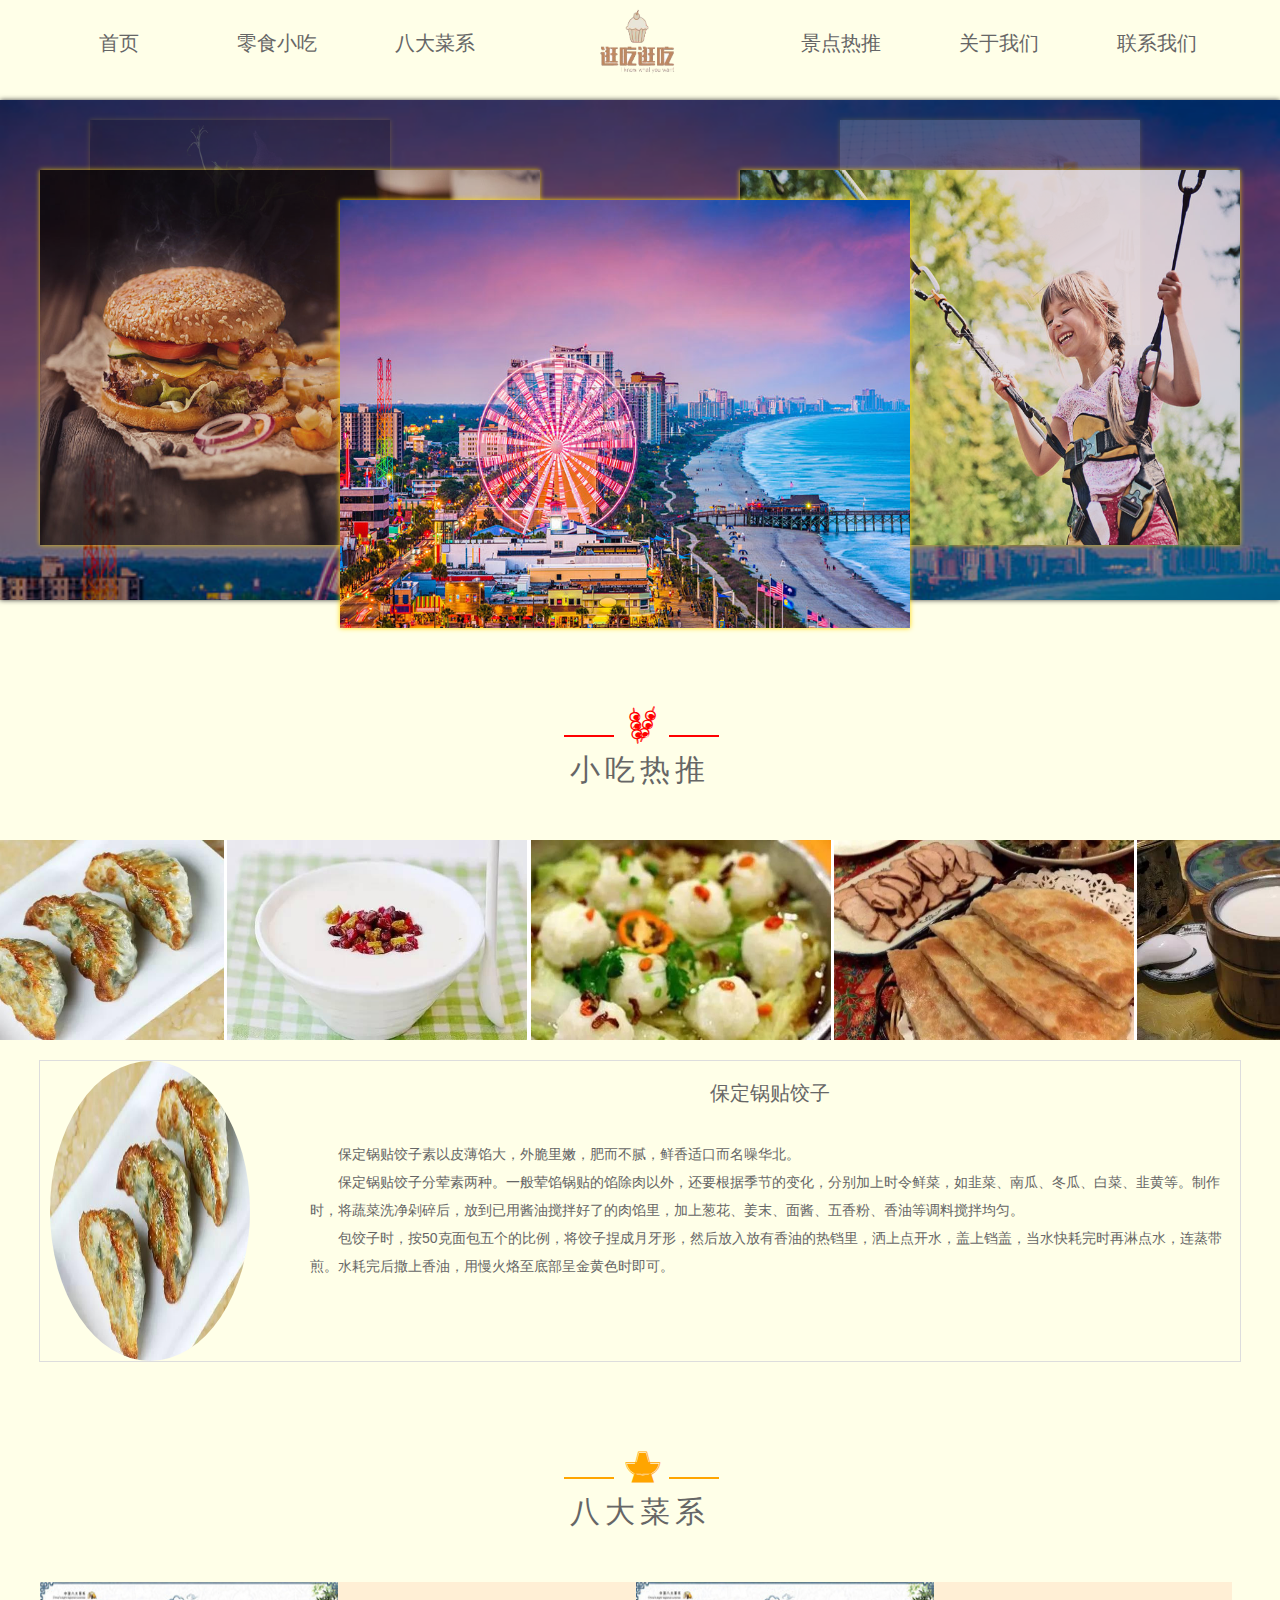
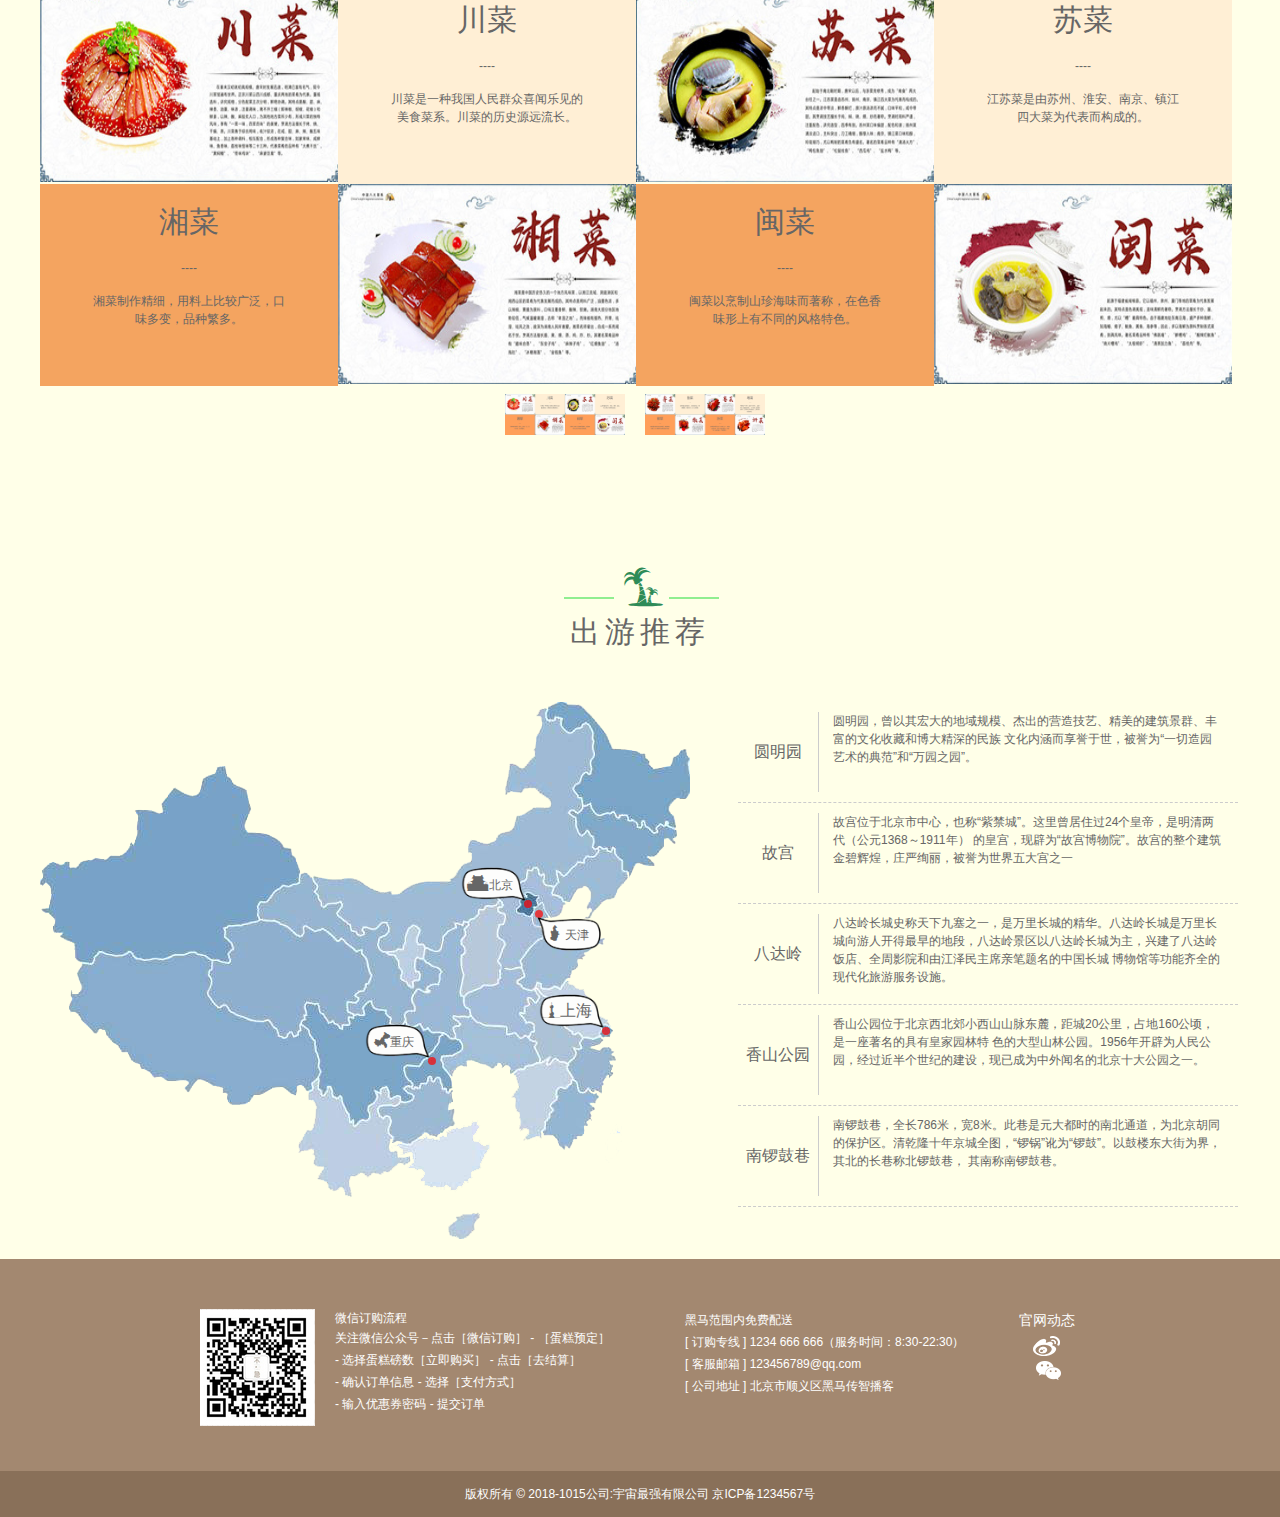
<file: index.html>
<!DOCTYPE html>
<html lang="en">

<head>
  <meta charset="UTF-8">
  <meta name="viewport" content="width=device-width, initial-scale=1.0">
  <meta http-equiv="X-UA-Compatible" content="ie=edge">
  <title>小组项目</title>
  <link rel="stylesheet" href="css/index.css">
  <link rel="stylesheet" href="css/public.css">
  <link rel="stylesheet" href="css/reset.css">
  <link rel="stylesheet" href="iconfont/iconfont.css">
  <link rel="stylesheet" href="iconfont/font_9jql9l1e87c/iconfont.css"/>
</head>

<body>
<div class="siteNav clearfix">
  <div class="w">
    <!--logo左边-->
    <ul id="ul1" class="ul1">
      <li class="menu-item">
        <a href="index.html">首页</a>
      </li>
      <li class="menu-item">
        <a href="#snake">零食小吃</a>
        <ul class="sub-menu">
          <li><a href="#">保定锅贴饺子</a></li>
          <li><a href="#">山西刀削面</a></li>
          <li><a href="#">福建鱼丸汤</a></li>
        </ul>
      </li>
      <li class="menu-item">
        <a href="#eightFood">八大菜系</a>
        <ul class="sub-menu">
          <li><a href="#">川菜/鲁菜/粤菜</a></li>
          <li><a href="#">苏菜/浙菜/闽菜</a></li>
          <li><a href="#">湘菜/徽菜</a></li>
        </ul>
      </li>
    </ul>
    <div class="pic"><img src="images/logo/Logo.png" alt=""/></div>
    <!--logo右边-->
    <ul id="ul2" class="ul2">
      <li class="menu-item">
        <a href="#travel">景点热推</a>
        <ul class="sub-menu">
          <li><a href="#">北京/天津</a></li>
          <li><a href="#">重庆/上海</a></li>
          <li><a href="#">More</a></li>
        </ul>
      </li>
      <li class="menu-item"><a href="aboutus.html">关于我们</a></li>
      <li class="menu-item"><a href="contact.html">联系我们</a></li>
    </ul>
  </div>
</div>
<!-- 旋转木马 -->
<div class="rotateBan">
  <!--遮罩层-->
  <div class="cover"></div>
  <div class="slide w" id="slide">
    <ul>
      <li class="slide1">
        <a href="#">
          <img src="images/旋转木马/slidepic1.jpg" alt=""/>
        </a>
      </li>
      <li class="slide2">
        <a href="#">
          <img src="images/旋转木马/slidepic2.jpg" alt=""/>
        </a>
      </li>
      <li class="slide3">
        <a href="#">
          <img src="images/旋转木马/slidepic3.jpg" alt=""/>
        </a>
      </li>
      <li class="slide4">
        <a href="#">
          <img src="images/旋转木马/slidepic4.jpg" alt=""/>
        </a>
      </li>
      <li class="slide5">
        <a href="#">
          <img src="images/旋转木马/slidepic5.jpg" alt=""/>
        </a>
      </li>
    </ul>
    <div class="arrow" id="arrow">
      <a href="javascript:;" class="prev" id="arrLeft"></a>
      <a href="javascript:;" class="next" id="arrRight"></a>
    </div>
  </div>
</div>
<!--过渡条-->
<div class="split-line splitLine1">
  <div class="line"></div>
</div>
<!-- 分隔标题页 -->
<!-- 小吃热推 -->
<div class="snack pubTit" id="snake">
  <div class="title">
    <span></span>
    <a href="javascript:" class="iconfont icon-tanghulu"></a>
    <span></span>
  </div>
  <div class="content">
    小吃热推
  </div>
</div>
<!--横向滚动-->
<div id="scroll_div" class="scroll_div">
  <div id="scroll_begin">
    <ul>
      <li>
        <a href="#"><img src="images/小吃热推/01.jpg"></a>
        <div class="add">保定锅贴饺子</div>
      </li>
      <li>
        <a href="#"><img src="images/小吃热推/02.jpg"></a>
        <div class="add">北京奶酪</div>
      </li>
      <li>
        <a href="#"><img src="images/小吃热推/03.jpg"></a>
        <div class="add">福建鱼丸汤</div>
      </li>
      <li><a href="#"><img src="images/小吃热推/04.jpg"></a>
        <div class="add">李连贵熏肉大饼</div>
      </li>
      <li><a href="#"><img src="images/小吃热推/05.jpg"></a>
        <div class="add">内蒙古奶茶</div>
      </li>
      <li><a href="#"><img src="images/小吃热推/06.jpg"></a>
        <div class="add">山西刀削面</div>
      </li>
      <li><a href="#"><img src="images/小吃热推/07.jpg"></a>
        <div class="add">上海的排骨年糕</div>
      </li>
    </ul>
  </div>
  <div id="scroll_end"></div>
</div>
<!--tab栏切换-->
<div id="tabContent" class="w">
  <div class="main selected">
    <div class="mainOne fl">
      <a href="javascript:;"><img src="images/小吃热推/01.jpg" alt="" title="保定锅贴饺子"/></a>
    </div>
    <div class="mainTwo fl">
      <h3>保定锅贴饺子</h3>
      <p>保定锅贴饺子素以皮薄馅大，外脆里嫩，肥而不腻，鲜香适口而名噪华北。</p>
      <p>
        保定锅贴饺子分荤素两种。一般荤馅锅贴的馅除肉以外，还要根据季节的变化，分别加上时令鲜菜，如韭菜、南瓜、冬瓜、白菜、韭黄等。制作时，将蔬菜洗净剁碎后，放到已用酱油搅拌好了的肉馅里，加上葱花、姜末、面酱、五香粉、香油等调料搅拌均匀。</p>
      <p>
        包饺子时，按50克面包五个的比例，将饺子捏成月牙形，然后放入放有香油的热铛里，洒上点开水，盖上铛盖，当水快耗完时再淋点水，连蒸带煎。水耗完后撒上香油，用慢火烙至底部呈金黄色时即可。
      </p>
    </div>
  </div>
  <div class="main">
    <div class="mainOne fl">
      <a href="javascript:;"><img src="images/小吃热推/02.jpg" alt="" title="北京奶酪"/></a>
    </div>
    <div class="mainTwo fl">
      <h3>北京奶酪</h3>
      <p>北京奶酪既是一种深受北京人欢迎的夏季清凉饮料，又是一种传统的风味小吃。它是用牛奶、白糖、江米酒为原料精制而成的。由于经过冰镇，奶酪呈半凝固状，色白如玉，又甜又凉又香， 入口即化，清凉透心，是消暑解渴的佳品。</p>
      <p>
        相传北京奶酪始于北方游牧民族，清末年间开业的丰盛公小吃店所做奶酪最为脍炙人口。该店的奶酪花样品种多，有杏仁酪、核桃酪、松子酪、果子酪等。
      </p>


      　　
    </div>
  </div>
  <div class="main">
    <div class="mainOne fl">
      <a href="javascript:;"><img src="images/小吃热推/03.jpg" alt="" title="福建鱼丸汤"/></a>
    </div>
    <div class="mainTwo fl">
      <h3>福建鱼丸汤</h3>
      <p>厦门水产丰富，许多鱼类都可以制作鱼丸，但以用鲨鱼和鳗鱼所制的鱼丸最为好吃。制作鱼丸，先将鲜鱼去掉鱼皮、鱼骨，将净鱼肉绞成鱼茸，加食盐、味精，拌匀后加淀粉，和匀后挤成鱼丸，即可煮汤烹菜了。</p>
      <p>烹制好的鱼丸汤，汤汁鲜美，鱼丸鲜嫩清脆，爽滑可口，肉香味美，营养丰富，既是下饭的汤菜，又可作为充饥的早点和小吃。</p>　　
    </div>
  </div>
  <div class="main">
    <div class="mainOne fl">
      <a href="javascript:;"><img src="images/小吃热推/04.jpg" alt="" title="李连贵熏肉大饼"/></a>
    </div>
    <div class="mainTwo fl">
      <h3>李连贵熏肉大饼</h3>
      <p>熏肉是将肥瘦适度的猪肉和猪下水，加砂仁、干姜、 丁香、 肉蔻、肉桂等九味芳香中药材先行卤煮，熟后再行熏制。</p>
      <p>大饼系用煮肉的汤油调酥，烙制成外酥里软的大饼，食时，熏肉佐大饼。</p>
    </div>
  </div>
  <div class="main">
    <div class="mainOne fl">
      <a href="javascript:;"><img src="images/小吃热推/05.jpg" alt="" title="内蒙古奶茶"/></a>
    </div>
    <div class="mainTwo fl">
      <h3>内蒙古奶茶</h3>
      <p> 奶茶是我国蒙古、维吾尔、哈萨克、柯尔克孜、塔吉克等民族每天必不可少的饮料，既解渴，又可佐餐。奶茶的熬制很简便：将水烧开，放入适量砖茶熬煮，至色、味都出来时，倒入鲜牛奶(奶粉不宜)，再煮沸后即可饮用。</p>
      <p>
        茶、奶各放多少，以个人口味而定，一般5公斤水放0.5公斤牛奶熬成呈浅棕色即可(似麦乳精冲剂)，茶乳交融，味道浓郁香醇。一般少数民族群众都在茶中放盐饮用，喜欢喝甜的也可放糖。蒙古族牧民还在茶中放入炒米及奶制品，既饮又餐。
      </p>　
    </div>
  </div>
  <div class="main">
    <div class="mainOne fl">
      <a href="javascript:;"><img src="images/小吃热推/06.jpg" alt="" title="山西刀削面"/></a>
    </div>
    <div class="mainTwo fl">
      <h3>山西刀削面</h3>
      <p>
        山西省独特风味小吃——刀削面，是面食中的佳品。太原酱园巷饭馆的刀削面尤为有名。面条根根粗细均匀，柳叶形，30厘米长短，吃着筋软爽口。
      </p>
      <p>
        刀削面的制法是：面和得要比切面的面略硬，面团揉得要光滑细腻，待面饧后，站在沸水锅前，用钢片制成的瓦形刀，削成三棱形的面条，随削面条随下锅，煮熟捞出。吃时，按各人喜好浇上各种荤素浇头、打卤。
      </p>　　
    </div>
  </div>
  <div class="main">
    <div class="mainOne fl">
      <a href="javascript:;"><img src="images/小吃热推/07.jpg" alt="" title="上海的排骨年糕"/></a>
    </div>
    <div class="mainTwo fl">
      <h3>上海的排骨年糕</h3>
      <p>
        上海有两种著名的排骨年糕，一是曙光饮食店的“小常州”排骨年糕，一是“鲜得来”点心店作的排骨年糕。“小常州”排骨年糕选用常州、无锡等地的猪脊骨肉，用酱油腌渍后，再放入用酱油、油、糖、葱姜末、酒等调味混合的油锅中氽，汆至色呈紫红、肉质鲜嫩、味道浓香时取出。</p>
      <p>
        与此同时，将松江大米煮熟后，放在石臼里用榔头反复捶打，待捶打至米已无整粒后取出，每500克切20根，每根里裹一小块已经氽过的排骨，再入酱汁油锅中煮氽，吃时，洒上五香粉，则既有排骨肉的浓香，又有年糕的软糯酥脆，十分可口。</p>
      <p>
        “鲜得来”的排骨年糕是将面粉、菱粉、五香粉、鸡蛋放在一起搅成糊，浸裹在排骨表面，放入油中氽熟。这种排骨色泽金黄，表面酥脆，肉质鲜嫩。与此同时，将松江大米放在红酱油、排骨油和水混合的汤内煮熟，食时，和排骨一起加上甜面酱，浇上辣酱油，入口糯中发香，略有甜辣味，鲜嫩适口。
      </p>　
    </div>
  </div>
</div>

<!--过渡条-->
<div class="split-line splitLine2">
  <div class="line"></div>
</div>
<!-- 八大菜系 -->
<div class="cuisine1 pubTit" id="eightFood">
  <div class="title">
    <span></span>
    <a href="javascript:" class="iconfont icon-meishi"></a>
    <span></span>
  </div>
  <div class="content">
    八大菜系
  </div>
</div>
<div class="cuisine w">
  <!--八大菜系顶部-->
  <div class="cuisineTop">
    <ul>
      <li class="litem"><a href="菜品素材/index.html"><img src="images/八大菜系/川菜.jpg" alt=""/></a></li>
      <li class="item cuisineDetailA">
        <div class="cuisineDetail"><span>川菜</span><span>----</span><span>川菜是一种我国人民群众喜闻乐见的美食菜系。川菜的历史源远流长。</span></div>
      </li>
      <li class="litem"><a href="菜品素材/index.html"><img src="images/八大菜系/苏菜.jpg" alt=""/></a></li>
      <li class="item cuisineDetailA">
        <div class="cuisineDetail"><span>苏菜</span><span>----</span><span>江苏菜是由苏州、淮安、南京、镇江四大菜为代表而构成的。</span></div>
      </li>
      <li class="item cuisineDetailB">
        <div class="cuisineDetail"><span>湘菜</span><span>----</span><span>湘菜制作精细，用料上比较广泛，口味多变，品种繁多。</span></div>
      </li>
      <li class="litem"><a href="菜品素材/index.html"><img src="images/八大菜系/湘菜.jpg" alt=""/></a></a></li>
      <li class="item cuisineDetailB">
        <div class="cuisineDetail"><span>闽菜</span><span>----</span><span>闽菜以烹制山珍海味而著称，在色香味形上有不同的风格特色。</span></div>
      </li>
      <li class="litem"><a href="菜品素材/index.html"><img src="images/八大菜系/闽菜.jpg" alt=""/></a></a></li>
    </ul>
  </div>
  <!--八大菜系底部-->
  <div class="cuisineBottom">
    <ul>
      <li class="litem"><a href="菜品素材/index.html"><img src="images/八大菜系/鲁菜.jpg" alt=""/></a></li>
      <li class="item cuisineDetailA">
        <div class="cuisineDetail"><span>鲁菜</span><span>----</span><span>鲁菜是历史最悠久、技法最丰富、难度最高、最见功力 [2-3]  的菜系</span>
        </div>
      </li>
      <li class="litem"><a href="菜品素材/index.html"><img src="images/八大菜系/粤菜.jpg" alt=""/></a></li>
      <li class="item cuisineDetailA">
        <div class="cuisineDetail"><span>粤菜</span><span>----</span><span>粤菜由广州菜（也称广府菜）、潮州菜（也称潮汕菜）、东江菜（也称客家菜）三种地方风味组成，三种风味各具特色。</span>
        </div>
      </li>
      <li class="item cuisineDetailB">
        <div class="cuisineDetail"><span>徽菜</span><span>----</span><span>徽菜是古徽州的地方特色，其独特的地理人文环境赋予徽菜独有的味道</span></div>
      </li>
      <li class="litem"><a href="菜品素材/index.html"><img src="images/八大菜系/徽菜.jpg" alt=""/></a></a></li>
      <li class="item cuisineDetailB">
        <div class="cuisineDetail">
          <span>浙菜</span><span>----</span><span>浙菜是中国汉族八大菜系之一，其地山清水秀，物产丰富佳肴美，故谚曰:"上有天堂，下有苏杭"。</span></div>
      </li>
      <li class="litem"><a href="菜品素材/index.html"><img src="images/八大菜系/浙菜.jpg" alt=""/></a></a></li>
    </ul>
  </div>
  <!--箭头切换-->
  <div class="arrow1">
    <div class="arrowToP"><img src="images/logo/1.png" alt=""/></div>
    <div class="arrowBottom"><img src="images/logo/2.png" alt=""/></div>
  </div>
</div>
<!--过渡条-->
<div class="split-line splitLine3">
  <div class="line"></div>
</div>
<!-- 出游推荐 -->
<div class="travel pubTit" id="travel">
  <div class="title">
    <span></span>
    <a href="javascript:" class="iconfont icon-lvyou"></a>
    <span></span>
  </div>
  <div class="content">出游推荐</div>
</div>
<div class="map w clearfix">
  <!--地图左边-->
  <div class="mapLeft">
    <img src="images/地图/map.png" alt=""/>
    <div class="box1 box">
      <div class="detail"><i class="iconfont icon-ziyuan2"></i>北京</div>
    </div>
    <div class="box2 box">
      <div class="detail1"><i class="iconfont icon-tianjinshi"></i>天津</div>
    </div>
    <div class="box3 box">
      <div class="detail"><i class="iconfont icon-ziyuan1">上海</i></div>
    </div>
    <div class="box4 box">
      <div class="detail"><i class="iconfont icon-zhongqingshi"></i>重庆</div>
    </div>
    <!--<div class="line hide"></div>-->
    <!--<div class="detail hide"></div>-->
  </div>
  <!--地图右边-->
  <div class="mapRight">
    <div class="tour1 tour-item">
      <div class="tour">
        <a href="#">
          <div class="tourLeft">圆明园</div>
          <div class="tourRight">圆明园，曾以其宏大的地域规模、杰出的营造技艺、精美的建筑景群、丰富的文化收藏和博大精深的民族
            文化内涵而享誉于世，被誉为“一切造园艺术的典范”和“万园之园”。
          </div>
        </a>
      </div>
      <div class="tour">
        <a href="#">
          <div class="tourLeft">故宫</div>
          <div class="tourRight">故宫位于北京市中心，也称“紫禁城”。这里曾居住过24个皇帝，是明清两代（公元1368～1911年）
            的皇宫，现辟为“故宫博物院”。故宫的整个建筑金碧辉煌，庄严绚丽，被誉为世界五大宫之一
          </div>
        </a>
      </div>
      <div class="tour">
        <a href="#">
          <div class="tourLeft">八达岭</div>
          <div class="tourRight"> 八达岭长城史称天下九塞之一，是万里长城的精华。八达岭长城是万里长
            城向游人开得最早的地段，八达岭景区以八达岭长城为主，兴建了八达岭饭店、全周影院和由江泽民主席亲笔题名的中国长城
            博物馆等功能齐全的现代化旅游服务设施。
          </div>
        </a>
      </div>
      <div class="tour">
        <a href="#">
          <div class="tourLeft">香山公园</div>
          <div class="tourRight">香山公园位于北京西北郊小西山山脉东麓，距城20公里，占地160公顷，是一座著名的具有皇家园林特
            色的大型山林公园。1956年开辟为人民公园，经过近半个世纪的建设，现已成为中外闻名的北京十大公园之一。
          </div>
        </a>
      </div>
      <div class="tour">
        <a href="#">
          <div class="tourLeft">南锣鼓巷</div>
          <div class="tourRight">南锣鼓巷，全长786米，宽8米。此巷是元大都时的南北通道，为北京胡同的保护区。清乾隆十年京城全图，“锣锅”讹为“锣鼓”。以鼓楼东大街为界，其北的长巷称北锣鼓巷，
            其南称南锣鼓巷。
          </div>
        </a>
      </div>
    </div>
    <div class="tour2 tour-item">
      <div class="tour">
        <a href="#">
          <div class="tourLeft">北宁公园</div>
          <div class="tourRight">北宁公园又名宁园，位于天津市河北区东北部，正门面对北站立交桥，东门面对中山北路，地处天津北站
            以北。该园始建于清光绪年间，原为袁世凯的种植园。园内设闸引水，使湖水与园外的金钟河、月牙河相通，亭台错落，
            具有典型的中国古典园林特色。
          </div>
        </a>
      </div>
      <div class="tour">
        <a href="#">
          <div class="tourLeft">天塔湖</div>
          <div class="tourRight">天塔是津门十景之一，景名“天塔旋云”。集旅游观光、餐饮娱乐和广播电视发射多功能于一体。为世界
            第六、亚洲第四高塔。居高临下，俯瞰整个天津城，甚至可清楚分辨过去的主要街道和建筑。第三层的旋转餐厅，
            每隔45分钟，餐厅便自转一周，人可随厅转，目便随景移，感受妙不可言。
          </div>
        </a>
      </div>
      <div class="tour">
        <a href="#">
          <div class="tourLeft">睦南公园</div>
          <div class="tourRight">睦南公园位于五大道旅游核心区，占地1.8公顷，是五大道地区仅存的植物专类公园，视觉景观与文化感
            观相融合，形成两级景观层面。睦南公园是集功能性、景观性、美学性、文化性为一体，布局合理，分区明确，
            功能齐全的开放型街头公园。
          </div>
        </a>
      </div>
      <div class="tour">
        <a href="#">
          <div class="tourLeft">幸福公园</div>
          <div class="tourRight">幸福公园位于天津靖江路与幸福道交叉口，公园绿树成荫，环境清幽，并配备有各种健身器材，是市民
            休闲散步的好去处。花园不大但很热闹，有树荫有凉亭，还有大爷大0广场舞太极拳和京剧。
          </div>
        </a>
      </div>
      <div class="tour">
        <a href="#">
          <div class="tourLeft">普育学校</div>
          <div class="tourRight">普育学校坐落于津北古镇宜兴埠，选址在原宜兴埠第二小学。1929年，著名教育家温赢士胸怀教育救国之
            志，为弘扬普育精神在宜兴埠创办了普育女子学堂。学堂以“勤劳、真实”为校训，以先进理念和办学模式施教于学子，
            闻名遐迩、英才辈出，后男女兼收更名为宜兴埠师范小学，直至解放战争时期因战火而烧毁。
          </div>
        </a>
      </div>
    </div>
    <div class="tour3 tour-item">
      <div class="tour">
        <a href="#">
          <div class="tourLeft">东方明珠</div>
          <div class="tourRight">上海东方明珠广播电视塔座落于上海黄浦江畔、浦东陆家嘴嘴尖，以其468米的绝对高度成为亚洲第一、
            世界第三之高塔。东方明珠塔卓然秀立于陆家嘴地区现代化建筑楼群，与隔江的外滩万国建筑博览群交相辉映，展现了国际大
            都市的壮观景色。成为上海标志性建筑和旅游热点之一。
          </div>
        </a>
      </div>
      <div class="tour">
        <a href="#">
          <div class="tourLeft">外滩</div>
          <div class="tourRight">外滩（The Bund），位于上海市中心区的黄浦江畔，它是上海的风景线，是到上海观光的游客必到之地。
            外滩又名中山东一路，全长约1.5公里。东临黄浦江，西面为哥特式、罗马式、巴洛克式、中西合壁式等52幢风格各异的大楼，
            被称为“万国建筑博览群”。
          </div>
        </a>
      </div>
      <div class="tour">
        <a href="#">
          <div class="tourLeft">南京路</div>
          <div class="tourRight">南京路和淮海路是上海最繁华的街区,素有“中华商业第一街”之誉，东起外滩，西至静安寺与延安西路
            交汇，全长5.5公里，两侧商厦鳞次栉比，云集着约600多家商店。西藏路以东称南京东路（原称花园弄，1865年改名为南京路，
            以西称南京西路（从前称静安寺路）。
          </div>
        </a>
      </div>
      <div class="tour">
        <a href="#">
          <div class="tourLeft">陆家嘴</div>
          <div class="tourRight">陆家嘴位于浦东黄浦江畔，与外滩隔江相对，是海内外首屈一指的金融中心。这里汇集了东方明珠、环球
            金融中心、金茂大厦、上海中心大厦等众多地标性建筑，每到夜晚这些高楼大厦灯火通明，璀璨迷人的夜景令人震撼。
          </div>
        </a>
      </div>
      <div class="tour">
        <a href="#">
          <div class="tourLeft">豫园</div>
          <div class="tourRight">豫园是著名的江南古典园林，全国重点文物保护单位。豫园始建于明嘉靖年间，有明代四川布政使潘允端
            所建，至今已有400多年的历史，豫园点春堂曾作为起义军的城北指挥部，现堂内陈列着当年小刀会的武器、自铸的钱币，
            以及发布的文告等文物
          </div>
        </a>
      </div>
    </div>
    <div class="tour4 tour-item">
      <div class="tour">
        <a href="#">
          <div class="tourLeft">大足时刻</div>
          <div class="tourRight">大足石刻，位于重庆市大足县境内。大足石刻始于晚唐，历经五代而盛于两宋，是中国晚期石窟艺术中
            的忧秀代表。石窟多达76处，共有造像6万余躯，石刻铭文10万余字，总称大足石刻。
          </div>
        </a>
      </div>
      <div class="tour">
        <a href="#">
          <div class="tourLeft">神龙峡</div>
          <div class="tourRight">神龙峡位于重庆南川区南平镇内，距离重庆主城区约79公里，距离南川城区23公里。景区幅员面积约20
            平方公里，原始植被极为丰富，目视所及一片翠绿，是离重庆主城最近、最原始的生态峡谷之一。
          </div>
        </a>
      </div>
      <div class="tour">
        <a href="#">
          <div class="tourLeft">长江三峡</div>
          <div class="tourRight">三峡是翟塘峡、巫峡、西陵峡的总称，位于重庆市、湖北省交界处，西起重庆市奉节县白帝城，东至湖北
            省宜昌市南津关，全长193公里，是世界上著名的大峡谷，被誉为山水画廊，是国家重点风景名胜区。位于重庆市内的有瞿塘峡
            和巫峡，西陵峡属湖北省地域。翟塘峡为长江三峡第一峡，又称夔峡。
          </div>
        </a>
      </div>
      <div class="tour">
        <a href="#">
          <div class="tourLeft">巫山小山峡</div>
          <div class="tourRight">被誉为“中华奇观”、“天下绝景”的巫山小三峡、小小三峡，是“国家级风景名胜区”、“国家首批AAAAA级
            旅游景区”，1991年就名列“中国旅游胜地四十佳”。
          </div>
        </a>
      </div>
      <div class="tour">
        <a href="#">
          <div class="tourLeft">万盛黑山谷</div>
          <div class="tourRight">黑山谷景区位于重庆市万盛区黑山镇境内，距万盛经开区20公里，距离重庆主城区110公里。这里山高林
            密、人迹罕至，保存着地黑山谷球上同纬度为数不多的亚热带和温带完好的自然生态，森林覆盖率达97%，被专家誉为“渝黔
            生物基因库”，是目前重庆地区最大的、原始生态保护最为完好的自然生态风景区。
          </div>
        </a>
      </div>
    </div>
  </div>
</div>

<!--footer-->
<div class="footerTop">
  <div id="footerTop">
    <div class="footerL">
      <img src="images/footer/weixin.jpg">
      <p>微信订购流程<br>
        <span>
						关注微信公众号－点击［微信订购］ - ［蛋糕预定］<br>
						- 选择蛋糕磅数［立即购买］ - 点击［去结算］<br>
						- 确认订单信息 - 选择［支付方式］<br>
						- 输入优惠券密码 - 提交订单
					</span>
      </p>
    </div>
    <div class="footerR">
      <p class="footerR_l">黑马范围内免费配送<br>
        <span>
						[ 订购专线 ] 1234 666 666（服务时间：8:30-22:30）<br>
						[ 客服邮箱 ] 123456789@qq.com<br>
						[ 公司地址 ] 北京市顺义区黑马传智播客
					</span>
      </p>
      <div class="footerR_r">
        <p>官网动态</p>
        <img src="images/footer/xinlang.png"><br>
        <img src="images/footer/small_weiixn.png">
      </div>
    </div>
  </div>
</div>
<div class="footer">
  <div id="footer">
    <p>版权所有 © 2018-1015公司:宇宙最强有限公司 京ICP备1234567号</p>
  </div>
</div>

<script src="js/vendor/jquery-1.12.4.js"></script>
<script src="js/index.js"></script>
</body>

</html>
</file>
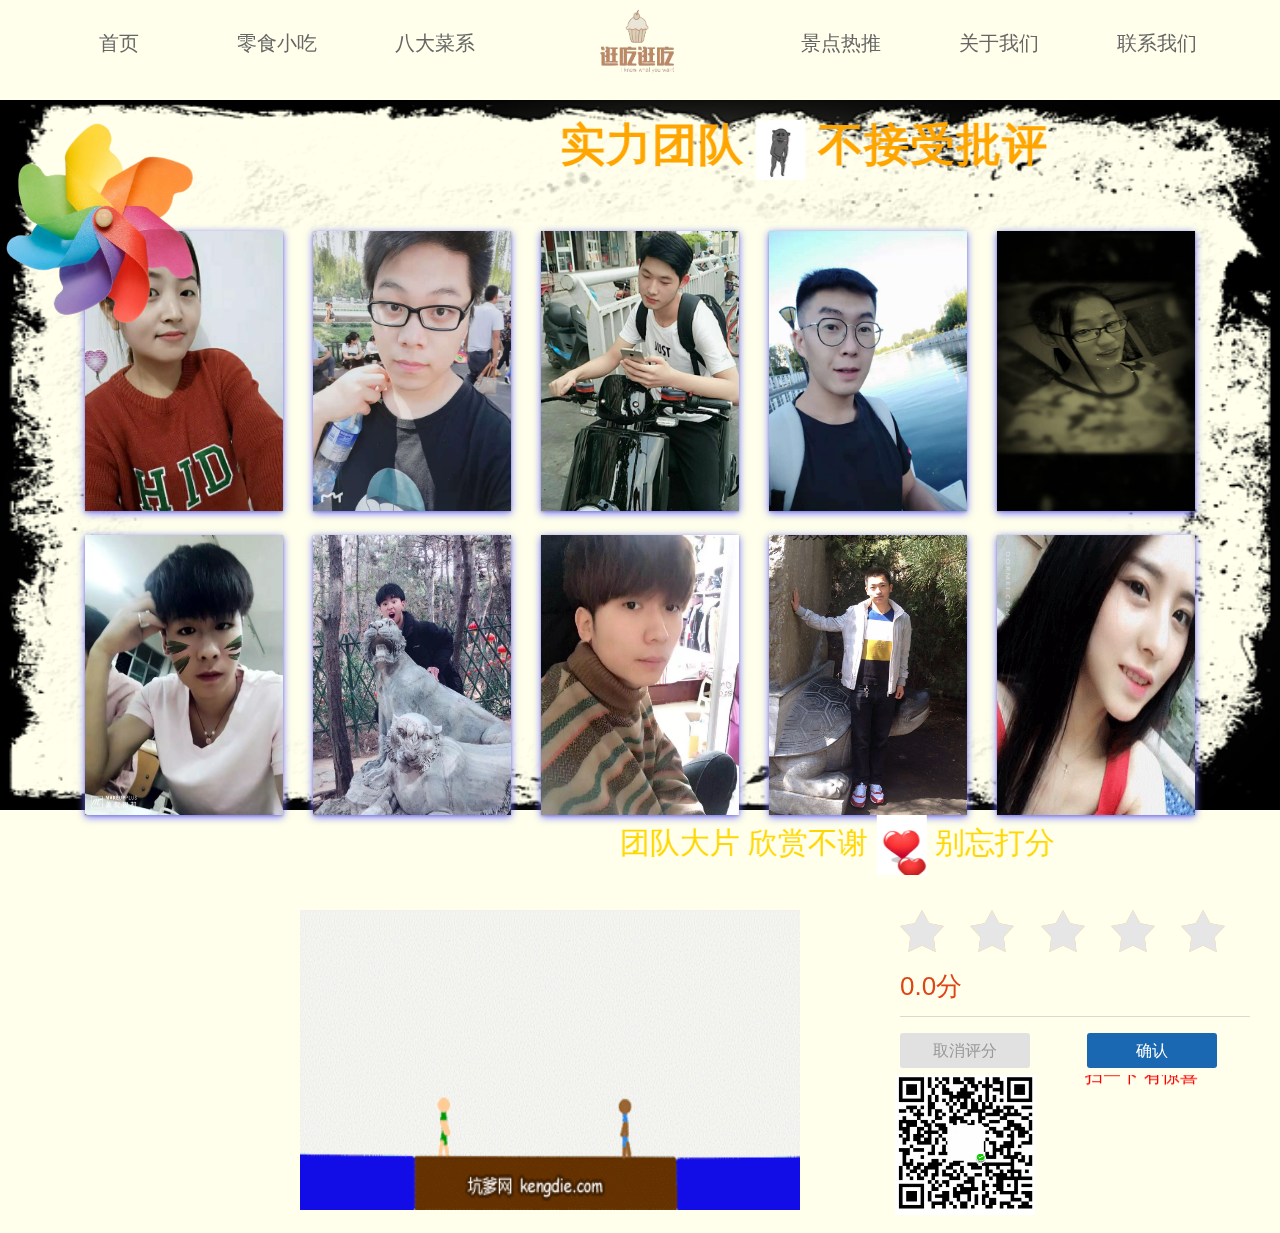
<file: aboutus.html>
<!DOCTYPE html>
<html lang="en">

<head>
  <title>Home</title>
  <meta name="viewport" content="width=device-width, initial-scale=1">
  <meta http-equiv="Content-Type" content="text/html; charset=utf-8"/>
  <meta name="keywords" content=""/>
  <link rel="stylesheet" href="css/reset.css"/>
  <link rel="stylesheet" href="css/star.css"/>
  <link href="css/bootstrap.css" rel="stylesheet" type="text/css" media="all"/>
  <link href="css/style.css" rel="stylesheet" type="text/css" media="all"/>
  <style>

    .services {
      background: url(images/关于我们/beijing.png) no-repeat;
      background-size: 100% 710px;
    }

    marquee img {
      width: 50px;
      height: 60px;
    }

    .out img {
      width: 100px;
      height: 100px;
      margin-top: 800px;
    }

    .huochai {
      width: 500px;
      height: 300px;
      float: left;
      margin-top: -160px;
      margin-left: 300px;
    }

    .dan {
      color: gold;
      margin: 0 auto;
      width: 1110px;
      /* background: pink; */
    }

    .dan span {
      font-size: 30px;
    }

    .box {
      position: fixed;
      left: 0;
      top: 0px;
      width: 200px;
      height: 1000px;
    }

    .box img {
      width: 200px;
      height: 200px;
      animation: rotate 1s linear infinite;
      margin-top: 900px;
    }

    .lpl {
      position: fixed;
      right: 0;
      bottom: 0px;
      width: 200px;
      height: 1000px;
    }

    .lpl img {
      width: 200px;
      height: 200px;
      animation: rotate 1s linear infinite;
      margin-top: 900px;
    }

    @keyframes rotate {
      from {
        transform: rotateZ(0deg);
      }

      to {
        transform: rotate(360deg);
      }
    }

    .zhen {
      width: 340px;
      height: 140px;
      float: left;
      margin-left: 95px;
      margin-top: 5px;
    }

    .zhen img {
      width: 140px;
      height: 140px;
      float: left;
    }

    .zhen span {
      float: right;
      height: 140px;
      width: 150px;
      font-size: 18px;
      color: red;
    }
  </style>
</head>

<body style="background-color: rgb(255,255,235)">
<div class="siteNav clearfix">
  <div class="w">
    <!--logo左边-->
    <ul id="ul1" class="ul1">
      <li class="menu-item">
        <a href="index.html">首页</a>
      </li>
      <li class="menu-item">
        <a href="#snake">零食小吃</a>
        <ul class="sub-menu">
          <li><a href="#">保定锅贴饺子</a></li>
          <li><a href="#">山西刀削面</a></li>
          <li><a href="#">福建鱼丸汤</a></li>
        </ul>
      </li>
      <li class="menu-item">
        <a href="#eightFood">八大菜系</a>
        <ul class="sub-menu">
          <li><a href="#">川菜/鲁菜/粤菜</a></li>
          <li><a href="#">苏菜/浙菜/闽菜</a></li>
          <li><a href="#">湘菜/徽菜</a></li>
        </ul>
      </li>
    </ul>
    <div class="pic"><img src="images/logo/Logo.png" alt=""/></div>
    <!--logo右边-->
    <ul id="ul2" class="ul2">
      <li class="menu-item">
        <a href="#travel">景点热推</a>
        <ul class="sub-menu">
          <li><a href="#">北京/天津</a></li>
          <li><a href="#">重庆/上海</a></li>
          <li><a href="#">More</a></li>
        </ul>
      </li>
      <li class="menu-item"><a href="aboutus.html">关于我们</a></li>
      <li class="menu-item"><a href="contact.html">联系我们</a></li>
    </ul>
  </div>
</div>
<!-- services -->
<div class="services" id="services">
  <div class="container">
    <!-- 标题 -->
    <div class="agile-heading">
      <h3 class="w3l-title">
        <marquee behavior=alternate scrollamount=15>
          实力团队
          <img src="images/关于我们/dong.gif" alt="">
          不接受批评
        </marquee>
      </h3>
    </div>
    <!-- 上边一排 -->
    <marquee behavior="" direction=""></marquee>
    <div class="wthree-services-grids">
      <!-- 第一个板块 -->
      <div class="col-sm-3 wthree-services">
        <div class="wthree-services-grid">
          <div class="wthree-services-info">
            <img src="images/关于我们/微信图片_20181010132234.jpg" alt="">
          </div>
          <div class="wthree-services-captn">
            <h4>
              <marquee behavior=alternate scrollamount=10>陈世超</marquee>
            </h4>
            <p>项目副组长 本组实力担当.主要负责项目个人介绍板块需求分析</p>
          </div>
        </div>
      </div>
      <div class="col-sm-3 wthree-services">
        <div class="wthree-services-grid">
          <!-- 默认样式 -->
          <div class="wthree-services-info">
            <!-- <h4>BEST COOKS</h4>
          <div class="w3ls-border"> </div> -->
            <img src="images/关于我们/sunhao.jpg" alt="">
          </div>
          <!-- 鼠标放上去的样式 -->
          <div class="wthree-services-captn">
            <h4>
              <marquee behavior=alternate scrollamount=10>孙浩</marquee>
            </h4>
            <p>本组实力担当.主要负责项目个人介绍板块材料搜集</p>
          </div>
        </div>
      </div>
      <!-- 板块二 -->
      <div class="col-sm-3 wthree-services">
        <div class="wthree-services-grid">
          <div class="wthree-services-info">
            <!-- <h4>FREE PARKING</h4>
            <div class="w3ls-border"> </div> -->
            <img src="images/关于我们/gaoruilong.jpg" alt="">
          </div>
          <div class="wthree-services-captn">
            <h4>
              <marquee behavior=alternate scrollamount=10>高瑞龙</marquee>
            </h4>
            <p>本组实力担当.主要负责项目个人介绍板块技术实现</p>
          </div>
        </div>
      </div>


      <!-- 板块三 -->
      <div class="col-sm-3 wthree-services">
        <div class="wthree-services-grid">
          <div class="wthree-services-info">
            <img src="images/关于我们/微信图片_20181010132124.jpg" alt="">
          </div>
          <div class="wthree-services-captn">
            <h4>
              <marquee behavior=alternate scrollamount=10>郝恩旭</marquee>
            </h4>
            <p>项目策划 本组智慧担当.主要负责项目旅游板块</p>
          </div>
        </div>
      </div>
      <!-- 板块四 -->
      <div class="col-sm-3 wthree-services">
        <div class="wthree-services-grid">
          <div class="wthree-services-info">
            <img src="images/关于我们/suhong.jpg" alt="">
          </div>
          <div class="wthree-services-captn">
            <h4>
              <marquee behavior=alternate scrollamount=10>苏虹</marquee>
            </h4>
            <p>本组实力担当.主要负责项目主页头部导航栏 尾部效果等</p>
          </div>
        </div>
      </div>
      <!-- 板块五 -->

      <div class="clearfix"></div>
    </div>
    <!-- 第二排 -->
    <div class="wthree-services-grids services-grids1">
      <!-- 板块六 -->
      <div class="col-sm-3 wthree-services">
        <div class="wthree-services-grid">
          <div class="wthree-services-info">
            <img src="images/关于我们/liuzhihui.jpg" alt="">
          </div>
          <div class="wthree-services-captn">
            <h4>
              <marquee behavior=alternate scrollamount=10>刘智慧</marquee>
            </h4>
            <p>本组葬爱家族扛把子.主要负责项目美食板块随机图片效果</p>
          </div>
        </div>
      </div>
      <div class="col-sm-3 wthree-services">
        <div class="wthree-services-grid">
          <div class="wthree-services-info">
            <img src="images/关于我们/chenchao.jpg" alt="">
          </div>
          <div class="wthree-services-captn">
            <h4>
              <marquee behavior=alternate scrollamount=10>陈超</marquee>
            </h4>
            <p>本组实力担当.主要负责项目个人介绍板块材料搜集</p>
          </div>
        </div>
      </div>
      <!-- 板快七 -->
      <div class="col-sm-3 wthree-services">
        <div class="wthree-services-grid">
          <div class="wthree-services-info">
            <img src="images/关于我们/qianyao.jpg" alt="">
          </div>
          <div class="wthree-services-captn">
            <h4>
              <marquee behavior=alternate scrollamount=10>钱瑶</marquee>
            </h4>
            <p>本组颜值担当.主要负责项目美食板块图片轮播效果</p>
          </div>
        </div>
      </div>
      <!-- 板快八 -->
      <div class="col-sm-3 wthree-services">
        <div class="wthree-services-grid">
          <div class="wthree-services-info">
            <img src="images/关于我们/guojiguang.jpg" alt="">
          </div>
          <div class="wthree-services-captn">
            <h4>
              <marquee behavior=alternate scrollamount=10>郭吉光</marquee>
            </h4>
            <p> 项目组长 本组技术担当.主要负责主页旋转木马效果 图片横向滚动效果和进度条效果等</p>
          </div>
        </div>
      </div>
      <!-- 板块九 -->

      <!-- 板块十 -->

      <div class="col-sm-3 wthree-services">
        <div class="wthree-services-grid">
          <div class="wthree-services-info">
            <img src="images/关于我们/momo.gif" alt="">
          </div>
          <div class="wthree-services-captn">
            <h4>
              <marquee behavior=alternate scrollamount=10>失踪人口</marquee>
              <!-- 失踪人口 -->
            </h4>
            <p>下落不明，失踪多日 腿长一米八</p>
          </div>
        </div>
      </div>

    </div>
  </div>
</div>
<div class="dan">
  <marquee behavior=alternate scrollamount=13>
			<span id="skt">团队大片 欣赏不谢
				<img src="images/关于我们/xin.gif" alt="">
				别忘打分</span>
  </marquee>
</div>
<div id="starRating">
  <p class="photo">
    <span><i class="high"></i><i class="nohigh"></i></span>
    <span><i class="high"></i><i class="nohigh"></i></span>
    <span><i class="high"></i><i class="nohigh"></i></span>
    <span><i class="high"></i><i class="nohigh"></i></span>
    <span><i class="high"></i><i class="nohigh"></i></span>
  </p>
  <p class="starNum">0.0分</p>
  <div class="bottoms">
    <a class="garyBtn cancleStar">取消评分</a><a class="blueBtn sureStar">确认</a>
  </div>
</div>
<div class="huochai">
  <img src="images/关于我们/dajia.jpg" alt="">
</div>


<div class="box">
  <marquee scrollamount=30 direction=down>
    <img src="images/关于我们/fengche.png" alt="">
  </marquee>
</div>
<div class="lpl">
  <marquee scrollamount=30 direction=up>
    <img src="images/关于我们/fengche.png" alt="">
  </marquee>
</div>

<div class="zhen">
  <img src="images/关于我们/saoma.png" alt="">
  <span>
			<marquee scrollamount=15 direction=up height='150'>
				扫一下
				有惊喜
			</marquee>
		</span>
</div>


<script src="js/vendor/jquery-1.12.4.js"></script>
<script src="js/guanyuwomen.js"></script>


</body>

</html>
</file>
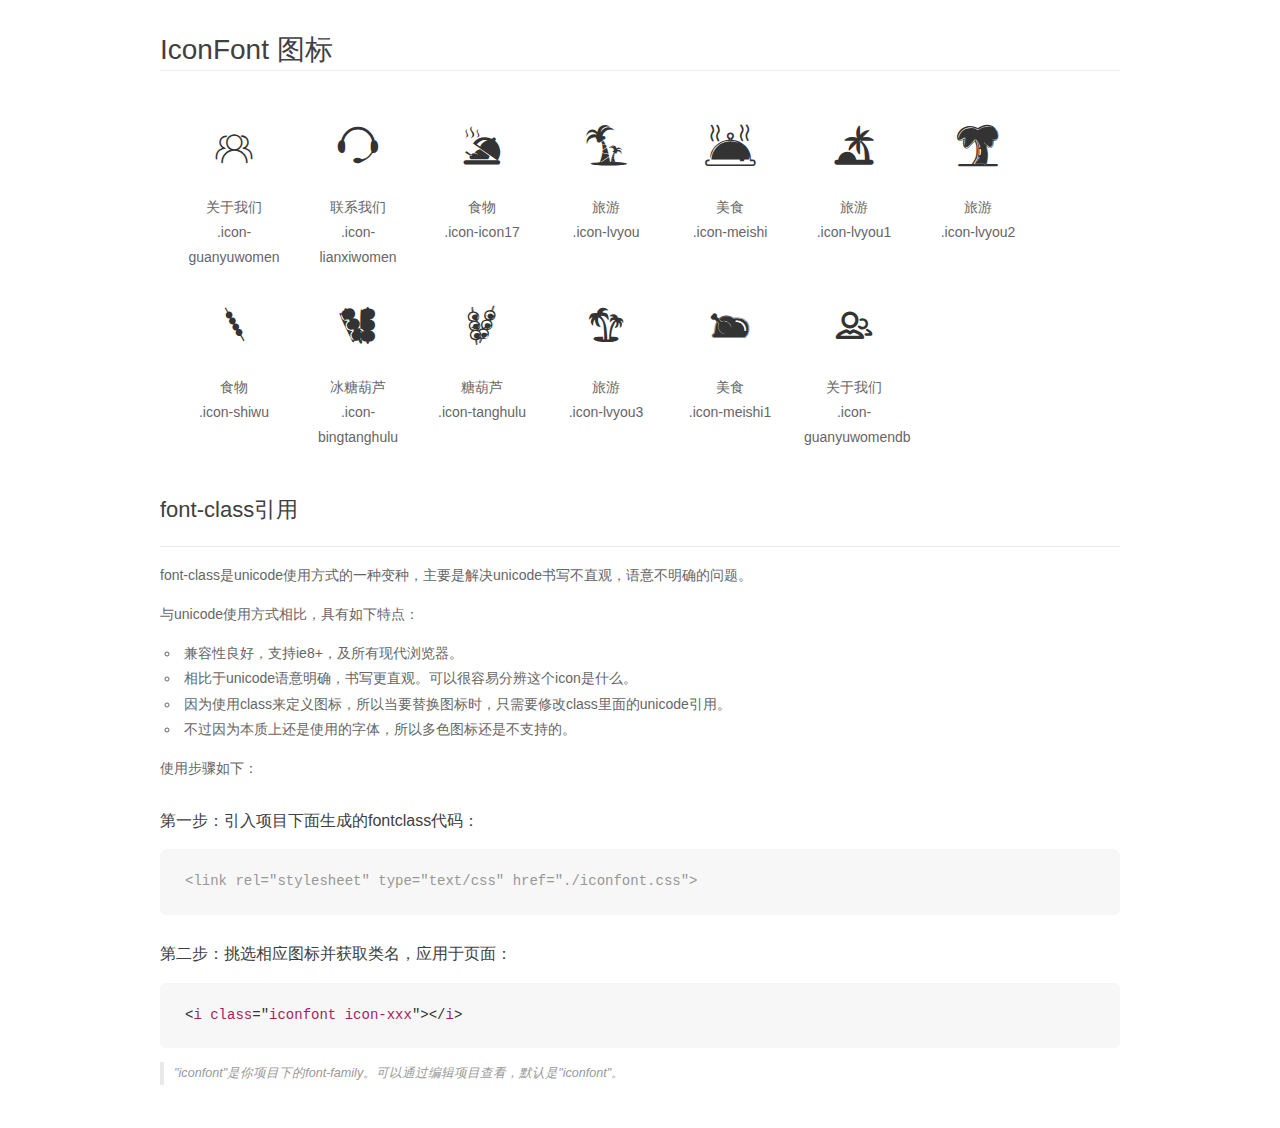
<file: iconfont/demo_fontclass.html>
<!DOCTYPE html>
<html>
<head>
    <meta charset="utf-8"/>
    <title>IconFont</title>
    <link rel="stylesheet" href="demo.css">
    <link rel="stylesheet" href="iconfont.css">
</head>
<body>
    <div class="main markdown">
        <h1>IconFont 图标</h1>
        <ul class="icon_lists clear">
            
                <li>
                <i class="icon iconfont icon-guanyuwomen"></i>
                    <div class="name">关于我们</div>
                    <div class="fontclass">.icon-guanyuwomen</div>
                </li>
            
                <li>
                <i class="icon iconfont icon-lianxiwomen"></i>
                    <div class="name">联系我们</div>
                    <div class="fontclass">.icon-lianxiwomen</div>
                </li>
            
                <li>
                <i class="icon iconfont icon-icon17"></i>
                    <div class="name">食物</div>
                    <div class="fontclass">.icon-icon17</div>
                </li>
            
                <li>
                <i class="icon iconfont icon-lvyou"></i>
                    <div class="name">旅游</div>
                    <div class="fontclass">.icon-lvyou</div>
                </li>
            
                <li>
                <i class="icon iconfont icon-meishi"></i>
                    <div class="name">美食</div>
                    <div class="fontclass">.icon-meishi</div>
                </li>
            
                <li>
                <i class="icon iconfont icon-lvyou1"></i>
                    <div class="name">旅游</div>
                    <div class="fontclass">.icon-lvyou1</div>
                </li>
            
                <li>
                <i class="icon iconfont icon-lvyou2"></i>
                    <div class="name">旅游</div>
                    <div class="fontclass">.icon-lvyou2</div>
                </li>
            
                <li>
                <i class="icon iconfont icon-shiwu"></i>
                    <div class="name">食物</div>
                    <div class="fontclass">.icon-shiwu</div>
                </li>
            
                <li>
                <i class="icon iconfont icon-bingtanghulu"></i>
                    <div class="name">冰糖葫芦</div>
                    <div class="fontclass">.icon-bingtanghulu</div>
                </li>
            
                <li>
                <i class="icon iconfont icon-tanghulu"></i>
                    <div class="name">糖葫芦</div>
                    <div class="fontclass">.icon-tanghulu</div>
                </li>
            
                <li>
                <i class="icon iconfont icon-lvyou3"></i>
                    <div class="name">旅游</div>
                    <div class="fontclass">.icon-lvyou3</div>
                </li>
            
                <li>
                <i class="icon iconfont icon-meishi1"></i>
                    <div class="name">美食</div>
                    <div class="fontclass">.icon-meishi1</div>
                </li>
            
                <li>
                <i class="icon iconfont icon-guanyuwomendb"></i>
                    <div class="name">关于我们</div>
                    <div class="fontclass">.icon-guanyuwomendb</div>
                </li>
            
        </ul>

        <h2 id="font-class-">font-class引用</h2>
        <hr>

        <p>font-class是unicode使用方式的一种变种，主要是解决unicode书写不直观，语意不明确的问题。</p>
        <p>与unicode使用方式相比，具有如下特点：</p>
        <ul>
        <li>兼容性良好，支持ie8+，及所有现代浏览器。</li>
        <li>相比于unicode语意明确，书写更直观。可以很容易分辨这个icon是什么。</li>
        <li>因为使用class来定义图标，所以当要替换图标时，只需要修改class里面的unicode引用。</li>
        <li>不过因为本质上还是使用的字体，所以多色图标还是不支持的。</li>
        </ul>
        <p>使用步骤如下：</p>
        <h3 id="-fontclass-">第一步：引入项目下面生成的fontclass代码：</h3>


        <pre><code class="lang-js hljs javascript"><span class="hljs-comment">&lt;link rel="stylesheet" type="text/css" href="./iconfont.css"&gt;</span></code></pre>
        <h3 id="-">第二步：挑选相应图标并获取类名，应用于页面：</h3>
        <pre><code class="lang-css hljs">&lt;<span class="hljs-selector-tag">i</span> <span class="hljs-selector-tag">class</span>="<span class="hljs-selector-tag">iconfont</span> <span class="hljs-selector-tag">icon-xxx</span>"&gt;&lt;/<span class="hljs-selector-tag">i</span>&gt;</code></pre>
        <blockquote>
        <p>"iconfont"是你项目下的font-family。可以通过编辑项目查看，默认是"iconfont"。</p>
        </blockquote>
    </div>
</body>
</html>
</file>
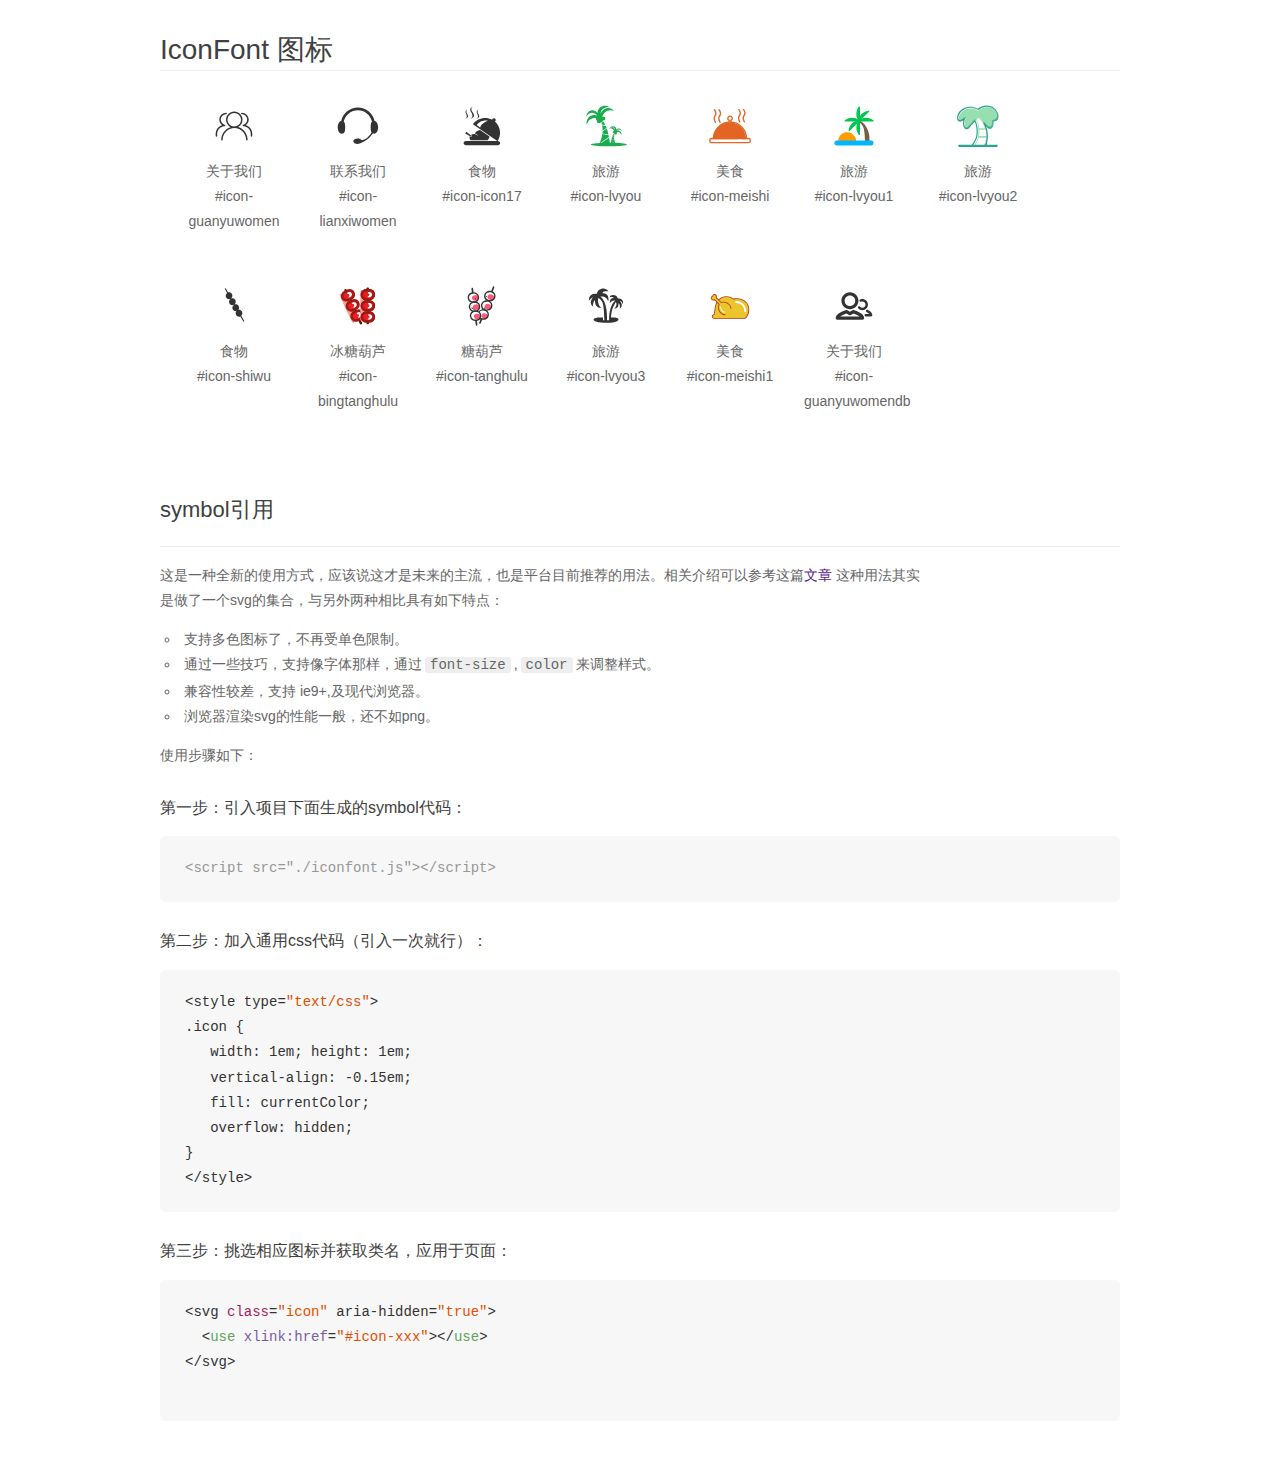
<file: iconfont/demo_symbol.html>
<!DOCTYPE html>
<html>
<head>
    <meta charset="utf-8"/>
    <title>IconFont</title>
    <link rel="stylesheet" href="demo.css">
    <script src="iconfont.js"></script>

    <style type="text/css">
        .icon {
          /* 通过设置 font-size 来改变图标大小 */
          width: 1em; height: 1em;
          /* 图标和文字相邻时，垂直对齐 */
          vertical-align: -0.15em;
          /* 通过设置 color 来改变 SVG 的颜色/fill */
          fill: currentColor;
          /* path 和 stroke 溢出 viewBox 部分在 IE 下会显示
             normalize.css 中也包含这行 */
          overflow: hidden;
        }

    </style>
</head>
<body>
    <div class="main markdown">
        <h1>IconFont 图标</h1>
        <ul class="icon_lists clear">
            
                <li>
                    <svg class="icon" aria-hidden="true">
                        <use xlink:href="#icon-guanyuwomen"></use>
                    </svg>
                    <div class="name">关于我们</div>
                    <div class="fontclass">#icon-guanyuwomen</div>
                </li>
            
                <li>
                    <svg class="icon" aria-hidden="true">
                        <use xlink:href="#icon-lianxiwomen"></use>
                    </svg>
                    <div class="name">联系我们</div>
                    <div class="fontclass">#icon-lianxiwomen</div>
                </li>
            
                <li>
                    <svg class="icon" aria-hidden="true">
                        <use xlink:href="#icon-icon17"></use>
                    </svg>
                    <div class="name">食物</div>
                    <div class="fontclass">#icon-icon17</div>
                </li>
            
                <li>
                    <svg class="icon" aria-hidden="true">
                        <use xlink:href="#icon-lvyou"></use>
                    </svg>
                    <div class="name">旅游</div>
                    <div class="fontclass">#icon-lvyou</div>
                </li>
            
                <li>
                    <svg class="icon" aria-hidden="true">
                        <use xlink:href="#icon-meishi"></use>
                    </svg>
                    <div class="name">美食</div>
                    <div class="fontclass">#icon-meishi</div>
                </li>
            
                <li>
                    <svg class="icon" aria-hidden="true">
                        <use xlink:href="#icon-lvyou1"></use>
                    </svg>
                    <div class="name">旅游</div>
                    <div class="fontclass">#icon-lvyou1</div>
                </li>
            
                <li>
                    <svg class="icon" aria-hidden="true">
                        <use xlink:href="#icon-lvyou2"></use>
                    </svg>
                    <div class="name">旅游</div>
                    <div class="fontclass">#icon-lvyou2</div>
                </li>
            
                <li>
                    <svg class="icon" aria-hidden="true">
                        <use xlink:href="#icon-shiwu"></use>
                    </svg>
                    <div class="name">食物</div>
                    <div class="fontclass">#icon-shiwu</div>
                </li>
            
                <li>
                    <svg class="icon" aria-hidden="true">
                        <use xlink:href="#icon-bingtanghulu"></use>
                    </svg>
                    <div class="name">冰糖葫芦</div>
                    <div class="fontclass">#icon-bingtanghulu</div>
                </li>
            
                <li>
                    <svg class="icon" aria-hidden="true">
                        <use xlink:href="#icon-tanghulu"></use>
                    </svg>
                    <div class="name">糖葫芦</div>
                    <div class="fontclass">#icon-tanghulu</div>
                </li>
            
                <li>
                    <svg class="icon" aria-hidden="true">
                        <use xlink:href="#icon-lvyou3"></use>
                    </svg>
                    <div class="name">旅游</div>
                    <div class="fontclass">#icon-lvyou3</div>
                </li>
            
                <li>
                    <svg class="icon" aria-hidden="true">
                        <use xlink:href="#icon-meishi1"></use>
                    </svg>
                    <div class="name">美食</div>
                    <div class="fontclass">#icon-meishi1</div>
                </li>
            
                <li>
                    <svg class="icon" aria-hidden="true">
                        <use xlink:href="#icon-guanyuwomendb"></use>
                    </svg>
                    <div class="name">关于我们</div>
                    <div class="fontclass">#icon-guanyuwomendb</div>
                </li>
            
        </ul>


        <h2 id="symbol-">symbol引用</h2>
        <hr>

        <p>这是一种全新的使用方式，应该说这才是未来的主流，也是平台目前推荐的用法。相关介绍可以参考这篇<a href="">文章</a>
        这种用法其实是做了一个svg的集合，与另外两种相比具有如下特点：</p>
        <ul>
          <li>支持多色图标了，不再受单色限制。</li>
          <li>通过一些技巧，支持像字体那样，通过<code>font-size</code>,<code>color</code>来调整样式。</li>
          <li>兼容性较差，支持 ie9+,及现代浏览器。</li>
          <li>浏览器渲染svg的性能一般，还不如png。</li>
        </ul>
        <p>使用步骤如下：</p>
        <h3 id="-symbol-">第一步：引入项目下面生成的symbol代码：</h3>
        <pre><code class="lang-js hljs javascript"><span class="hljs-comment">&lt;script src="./iconfont.js"&gt;&lt;/script&gt;</span></code></pre>
        <h3 id="-css-">第二步：加入通用css代码（引入一次就行）：</h3>
        <pre><code class="lang-js hljs javascript">&lt;style type=<span class="hljs-string">"text/css"</span>&gt;
.icon {
   width: <span class="hljs-number">1</span>em; height: <span class="hljs-number">1</span>em;
   vertical-align: <span class="hljs-number">-0.15</span>em;
   fill: currentColor;
   overflow: hidden;
}
&lt;<span class="hljs-regexp">/style&gt;</span></code></pre>
        <h3 id="-">第三步：挑选相应图标并获取类名，应用于页面：</h3>
        <pre><code class="lang-js hljs javascript">&lt;svg <span class="hljs-class"><span class="hljs-keyword">class</span></span>=<span class="hljs-string">"icon"</span> aria-hidden=<span class="hljs-string">"true"</span>&gt;<span class="xml"><span class="hljs-tag">
  &lt;<span class="hljs-name">use</span> <span class="hljs-attr">xlink:href</span>=<span class="hljs-string">"#icon-xxx"</span>&gt;</span><span class="hljs-tag">&lt;/<span class="hljs-name">use</span>&gt;</span>
</span>&lt;<span class="hljs-regexp">/svg&gt;
        </span></code></pre>
    </div>
</body>
</html>
</file>
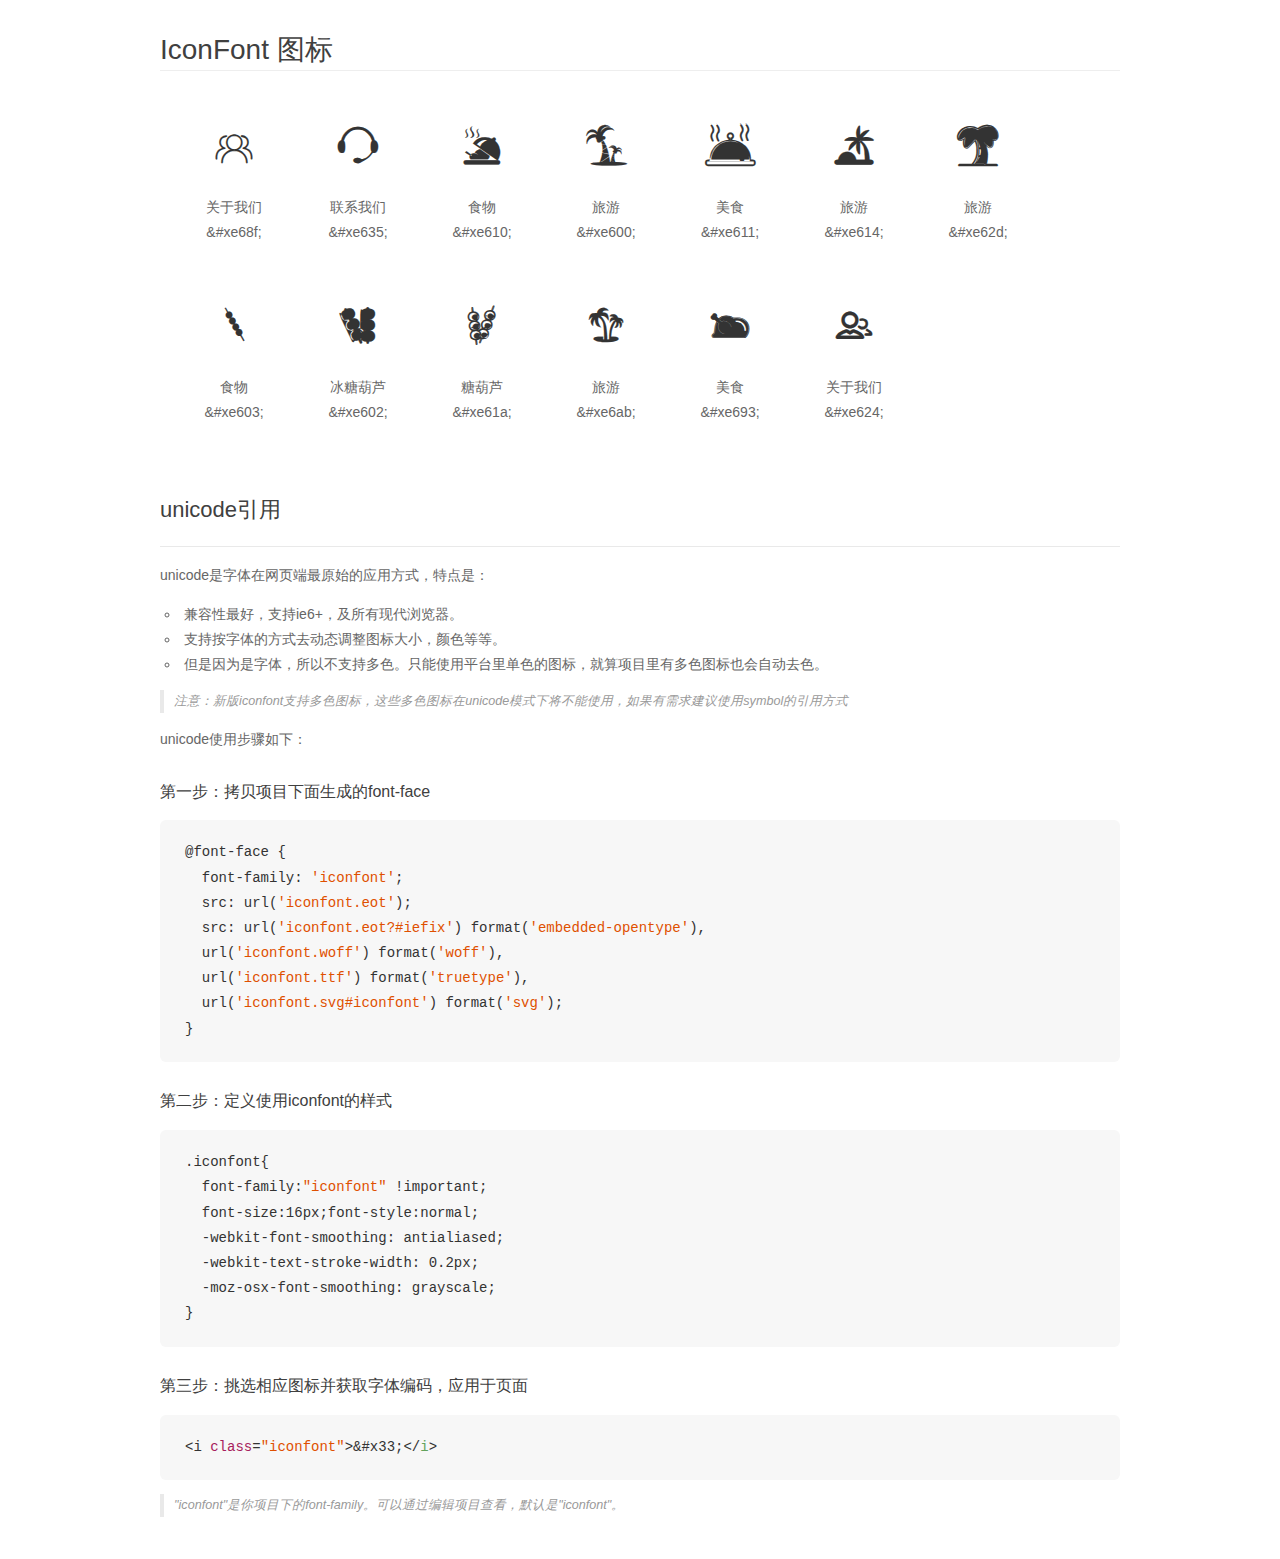
<file: iconfont/demo_unicode.html>
<!DOCTYPE html>
<html>
<head>
    <meta charset="utf-8"/>
    <title>IconFont</title>
    <link rel="stylesheet" href="demo.css">

    <style type="text/css">

        @font-face {font-family: "iconfont";
          src: url('iconfont.eot'); /* IE9*/
          src: url('iconfont.eot#iefix') format('embedded-opentype'), /* IE6-IE8 */
          url('iconfont.woff') format('woff'), /* chrome, firefox */
          url('iconfont.ttf') format('truetype'), /* chrome, firefox, opera, Safari, Android, iOS 4.2+*/
          url('iconfont.svg#iconfont') format('svg'); /* iOS 4.1- */
        }

        .iconfont {
          font-family:"iconfont" !important;
          font-size:16px;
          font-style:normal;
          -webkit-font-smoothing: antialiased;
          -webkit-text-stroke-width: 0.2px;
          -moz-osx-font-smoothing: grayscale;
        }

    </style>
</head>
<body>
    <div class="main markdown">
        <h1>IconFont 图标</h1>
        <ul class="icon_lists clear">
            
                <li>
                <i class="icon iconfont">&#xe68f;</i>
                    <div class="name">关于我们</div>
                    <div class="code">&amp;#xe68f;</div>
                </li>
            
                <li>
                <i class="icon iconfont">&#xe635;</i>
                    <div class="name">联系我们</div>
                    <div class="code">&amp;#xe635;</div>
                </li>
            
                <li>
                <i class="icon iconfont">&#xe610;</i>
                    <div class="name">食物</div>
                    <div class="code">&amp;#xe610;</div>
                </li>
            
                <li>
                <i class="icon iconfont">&#xe600;</i>
                    <div class="name">旅游</div>
                    <div class="code">&amp;#xe600;</div>
                </li>
            
                <li>
                <i class="icon iconfont">&#xe611;</i>
                    <div class="name">美食</div>
                    <div class="code">&amp;#xe611;</div>
                </li>
            
                <li>
                <i class="icon iconfont">&#xe614;</i>
                    <div class="name">旅游</div>
                    <div class="code">&amp;#xe614;</div>
                </li>
            
                <li>
                <i class="icon iconfont">&#xe62d;</i>
                    <div class="name">旅游</div>
                    <div class="code">&amp;#xe62d;</div>
                </li>
            
                <li>
                <i class="icon iconfont">&#xe603;</i>
                    <div class="name">食物</div>
                    <div class="code">&amp;#xe603;</div>
                </li>
            
                <li>
                <i class="icon iconfont">&#xe602;</i>
                    <div class="name">冰糖葫芦</div>
                    <div class="code">&amp;#xe602;</div>
                </li>
            
                <li>
                <i class="icon iconfont">&#xe61a;</i>
                    <div class="name">糖葫芦</div>
                    <div class="code">&amp;#xe61a;</div>
                </li>
            
                <li>
                <i class="icon iconfont">&#xe6ab;</i>
                    <div class="name">旅游</div>
                    <div class="code">&amp;#xe6ab;</div>
                </li>
            
                <li>
                <i class="icon iconfont">&#xe693;</i>
                    <div class="name">美食</div>
                    <div class="code">&amp;#xe693;</div>
                </li>
            
                <li>
                <i class="icon iconfont">&#xe624;</i>
                    <div class="name">关于我们</div>
                    <div class="code">&amp;#xe624;</div>
                </li>
            
        </ul>
        <h2 id="unicode-">unicode引用</h2>
        <hr>

        <p>unicode是字体在网页端最原始的应用方式，特点是：</p>
        <ul>
        <li>兼容性最好，支持ie6+，及所有现代浏览器。</li>
        <li>支持按字体的方式去动态调整图标大小，颜色等等。</li>
        <li>但是因为是字体，所以不支持多色。只能使用平台里单色的图标，就算项目里有多色图标也会自动去色。</li>
        </ul>
        <blockquote>
        <p>注意：新版iconfont支持多色图标，这些多色图标在unicode模式下将不能使用，如果有需求建议使用symbol的引用方式</p>
        </blockquote>
        <p>unicode使用步骤如下：</p>
        <h3 id="-font-face">第一步：拷贝项目下面生成的font-face</h3>
        <pre><code class="lang-js hljs javascript">@font-face {
  font-family: <span class="hljs-string">'iconfont'</span>;
  src: url(<span class="hljs-string">'iconfont.eot'</span>);
  src: url(<span class="hljs-string">'iconfont.eot?#iefix'</span>) format(<span class="hljs-string">'embedded-opentype'</span>),
  url(<span class="hljs-string">'iconfont.woff'</span>) format(<span class="hljs-string">'woff'</span>),
  url(<span class="hljs-string">'iconfont.ttf'</span>) format(<span class="hljs-string">'truetype'</span>),
  url(<span class="hljs-string">'iconfont.svg#iconfont'</span>) format(<span class="hljs-string">'svg'</span>);
}
</code></pre>
        <h3 id="-iconfont-">第二步：定义使用iconfont的样式</h3>
        <pre><code class="lang-js hljs javascript">.iconfont{
  font-family:<span class="hljs-string">"iconfont"</span> !important;
  font-size:<span class="hljs-number">16</span>px;font-style:normal;
  -webkit-font-smoothing: antialiased;
  -webkit-text-stroke-width: <span class="hljs-number">0.2</span>px;
  -moz-osx-font-smoothing: grayscale;
}
</code></pre>
        <h3 id="-">第三步：挑选相应图标并获取字体编码，应用于页面</h3>
        <pre><code class="lang-js hljs javascript">&lt;i <span class="hljs-class"><span class="hljs-keyword">class</span></span>=<span class="hljs-string">"iconfont"</span>&gt;&amp;#x33;<span class="xml"><span class="hljs-tag">&lt;/<span class="hljs-name">i</span>&gt;</span></span></code></pre>

        <blockquote>
        <p>"iconfont"是你项目下的font-family。可以通过编辑项目查看，默认是"iconfont"。</p>
        </blockquote>
    </div>


</body>
</html>
</file>
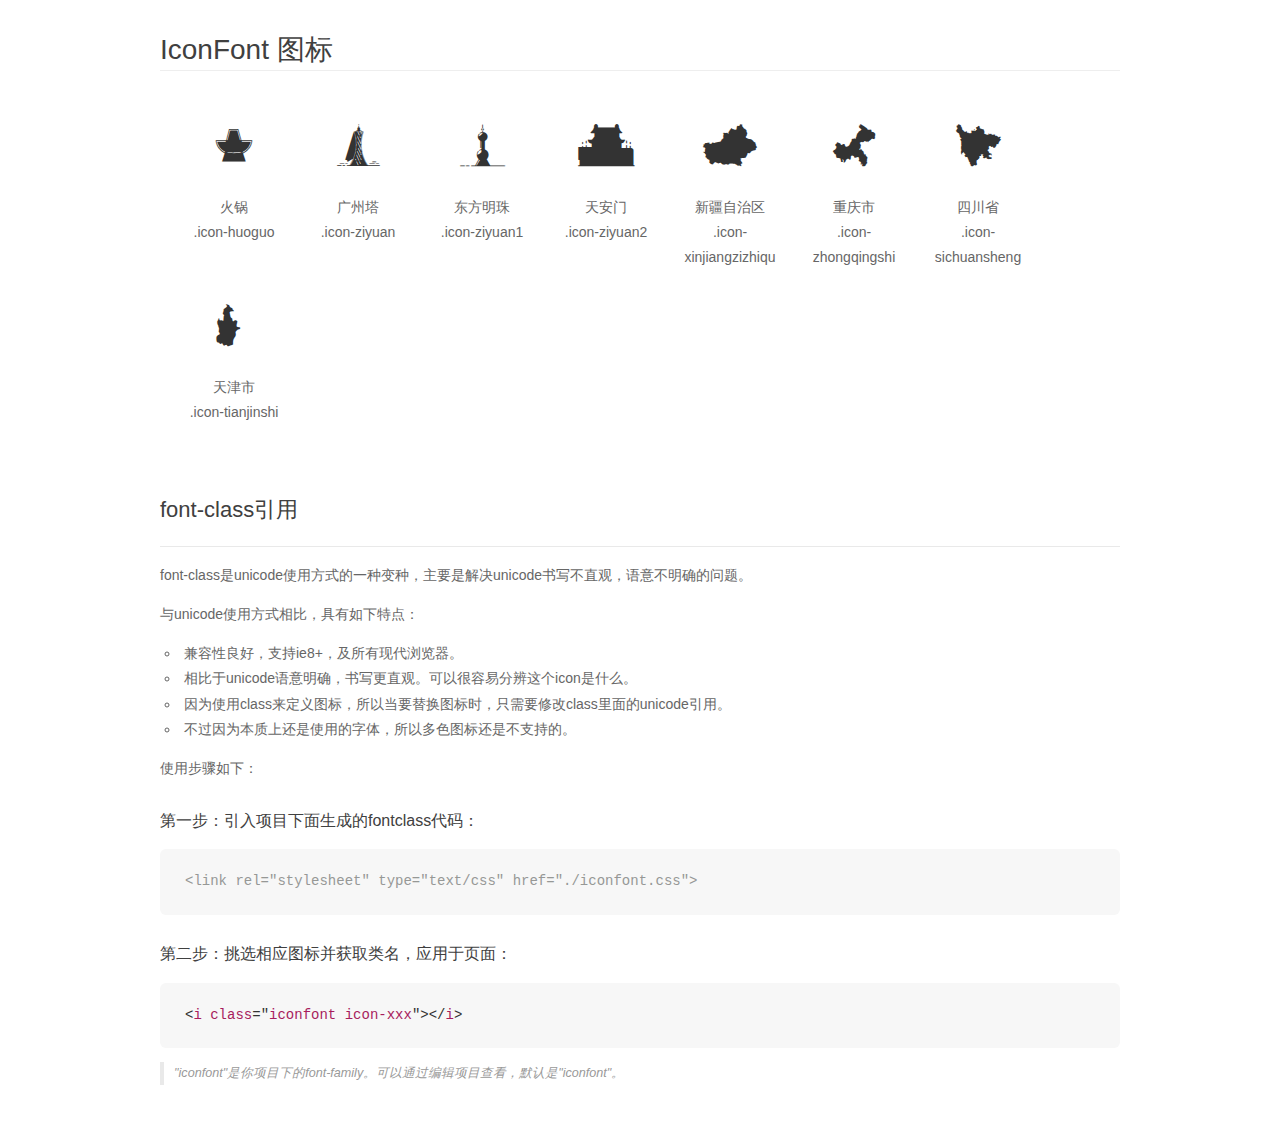
<file: iconfont/font_9jql9l1e87c/demo_fontclass.html>
<!DOCTYPE html>
<html>
<head>
    <meta charset="utf-8"/>
    <title>IconFont</title>
    <link rel="stylesheet" href="demo.css">
    <link rel="stylesheet" href="iconfont.css">
</head>
<body>
    <div class="main markdown">
        <h1>IconFont 图标</h1>
        <ul class="icon_lists clear">
            
                <li>
                <i class="icon iconfont icon-huoguo"></i>
                    <div class="name">火锅</div>
                    <div class="fontclass">.icon-huoguo</div>
                </li>
            
                <li>
                <i class="icon iconfont icon-ziyuan"></i>
                    <div class="name">广州塔</div>
                    <div class="fontclass">.icon-ziyuan</div>
                </li>
            
                <li>
                <i class="icon iconfont icon-ziyuan1"></i>
                    <div class="name">东方明珠</div>
                    <div class="fontclass">.icon-ziyuan1</div>
                </li>
            
                <li>
                <i class="icon iconfont icon-ziyuan2"></i>
                    <div class="name">天安门</div>
                    <div class="fontclass">.icon-ziyuan2</div>
                </li>
            
                <li>
                <i class="icon iconfont icon-xinjiangzizhiqu"></i>
                    <div class="name">新疆自治区</div>
                    <div class="fontclass">.icon-xinjiangzizhiqu</div>
                </li>
            
                <li>
                <i class="icon iconfont icon-zhongqingshi"></i>
                    <div class="name">重庆市</div>
                    <div class="fontclass">.icon-zhongqingshi</div>
                </li>
            
                <li>
                <i class="icon iconfont icon-sichuansheng"></i>
                    <div class="name">四川省</div>
                    <div class="fontclass">.icon-sichuansheng</div>
                </li>
            
                <li>
                <i class="icon iconfont icon-tianjinshi"></i>
                    <div class="name">天津市</div>
                    <div class="fontclass">.icon-tianjinshi</div>
                </li>
            
        </ul>

        <h2 id="font-class-">font-class引用</h2>
        <hr>

        <p>font-class是unicode使用方式的一种变种，主要是解决unicode书写不直观，语意不明确的问题。</p>
        <p>与unicode使用方式相比，具有如下特点：</p>
        <ul>
        <li>兼容性良好，支持ie8+，及所有现代浏览器。</li>
        <li>相比于unicode语意明确，书写更直观。可以很容易分辨这个icon是什么。</li>
        <li>因为使用class来定义图标，所以当要替换图标时，只需要修改class里面的unicode引用。</li>
        <li>不过因为本质上还是使用的字体，所以多色图标还是不支持的。</li>
        </ul>
        <p>使用步骤如下：</p>
        <h3 id="-fontclass-">第一步：引入项目下面生成的fontclass代码：</h3>


        <pre><code class="lang-js hljs javascript"><span class="hljs-comment">&lt;link rel="stylesheet" type="text/css" href="./iconfont.css"&gt;</span></code></pre>
        <h3 id="-">第二步：挑选相应图标并获取类名，应用于页面：</h3>
        <pre><code class="lang-css hljs">&lt;<span class="hljs-selector-tag">i</span> <span class="hljs-selector-tag">class</span>="<span class="hljs-selector-tag">iconfont</span> <span class="hljs-selector-tag">icon-xxx</span>"&gt;&lt;/<span class="hljs-selector-tag">i</span>&gt;</code></pre>
        <blockquote>
        <p>"iconfont"是你项目下的font-family。可以通过编辑项目查看，默认是"iconfont"。</p>
        </blockquote>
    </div>
</body>
</html>
</file>
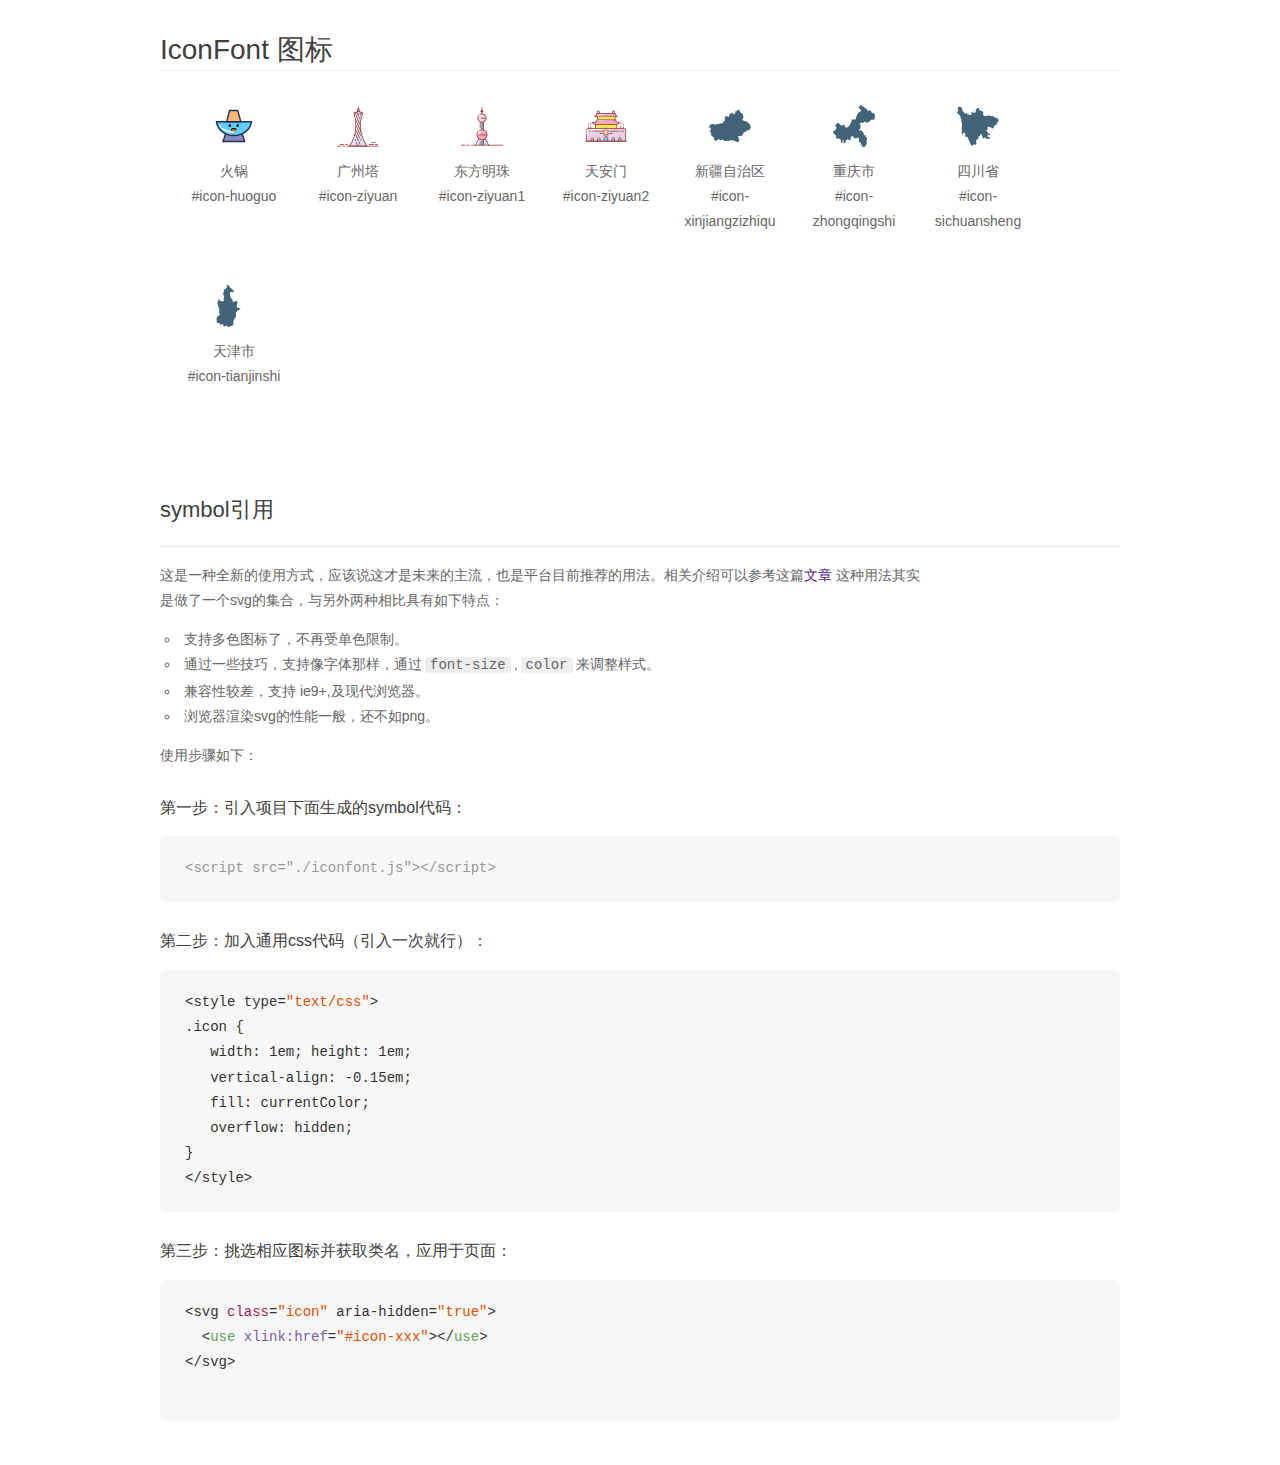
<file: iconfont/font_9jql9l1e87c/demo_symbol.html>
<!DOCTYPE html>
<html>
<head>
    <meta charset="utf-8"/>
    <title>IconFont</title>
    <link rel="stylesheet" href="demo.css">
    <script src="iconfont.js"></script>

    <style type="text/css">
        .icon {
          /* 通过设置 font-size 来改变图标大小 */
          width: 1em; height: 1em;
          /* 图标和文字相邻时，垂直对齐 */
          vertical-align: -0.15em;
          /* 通过设置 color 来改变 SVG 的颜色/fill */
          fill: currentColor;
          /* path 和 stroke 溢出 viewBox 部分在 IE 下会显示
             normalize.css 中也包含这行 */
          overflow: hidden;
        }

    </style>
</head>
<body>
    <div class="main markdown">
        <h1>IconFont 图标</h1>
        <ul class="icon_lists clear">
            
                <li>
                    <svg class="icon" aria-hidden="true">
                        <use xlink:href="#icon-huoguo"></use>
                    </svg>
                    <div class="name">火锅</div>
                    <div class="fontclass">#icon-huoguo</div>
                </li>
            
                <li>
                    <svg class="icon" aria-hidden="true">
                        <use xlink:href="#icon-ziyuan"></use>
                    </svg>
                    <div class="name">广州塔</div>
                    <div class="fontclass">#icon-ziyuan</div>
                </li>
            
                <li>
                    <svg class="icon" aria-hidden="true">
                        <use xlink:href="#icon-ziyuan1"></use>
                    </svg>
                    <div class="name">东方明珠</div>
                    <div class="fontclass">#icon-ziyuan1</div>
                </li>
            
                <li>
                    <svg class="icon" aria-hidden="true">
                        <use xlink:href="#icon-ziyuan2"></use>
                    </svg>
                    <div class="name">天安门</div>
                    <div class="fontclass">#icon-ziyuan2</div>
                </li>
            
                <li>
                    <svg class="icon" aria-hidden="true">
                        <use xlink:href="#icon-xinjiangzizhiqu"></use>
                    </svg>
                    <div class="name">新疆自治区</div>
                    <div class="fontclass">#icon-xinjiangzizhiqu</div>
                </li>
            
                <li>
                    <svg class="icon" aria-hidden="true">
                        <use xlink:href="#icon-zhongqingshi"></use>
                    </svg>
                    <div class="name">重庆市</div>
                    <div class="fontclass">#icon-zhongqingshi</div>
                </li>
            
                <li>
                    <svg class="icon" aria-hidden="true">
                        <use xlink:href="#icon-sichuansheng"></use>
                    </svg>
                    <div class="name">四川省</div>
                    <div class="fontclass">#icon-sichuansheng</div>
                </li>
            
                <li>
                    <svg class="icon" aria-hidden="true">
                        <use xlink:href="#icon-tianjinshi"></use>
                    </svg>
                    <div class="name">天津市</div>
                    <div class="fontclass">#icon-tianjinshi</div>
                </li>
            
        </ul>


        <h2 id="symbol-">symbol引用</h2>
        <hr>

        <p>这是一种全新的使用方式，应该说这才是未来的主流，也是平台目前推荐的用法。相关介绍可以参考这篇<a href="">文章</a>
        这种用法其实是做了一个svg的集合，与另外两种相比具有如下特点：</p>
        <ul>
          <li>支持多色图标了，不再受单色限制。</li>
          <li>通过一些技巧，支持像字体那样，通过<code>font-size</code>,<code>color</code>来调整样式。</li>
          <li>兼容性较差，支持 ie9+,及现代浏览器。</li>
          <li>浏览器渲染svg的性能一般，还不如png。</li>
        </ul>
        <p>使用步骤如下：</p>
        <h3 id="-symbol-">第一步：引入项目下面生成的symbol代码：</h3>
        <pre><code class="lang-js hljs javascript"><span class="hljs-comment">&lt;script src="./iconfont.js"&gt;&lt;/script&gt;</span></code></pre>
        <h3 id="-css-">第二步：加入通用css代码（引入一次就行）：</h3>
        <pre><code class="lang-js hljs javascript">&lt;style type=<span class="hljs-string">"text/css"</span>&gt;
.icon {
   width: <span class="hljs-number">1</span>em; height: <span class="hljs-number">1</span>em;
   vertical-align: <span class="hljs-number">-0.15</span>em;
   fill: currentColor;
   overflow: hidden;
}
&lt;<span class="hljs-regexp">/style&gt;</span></code></pre>
        <h3 id="-">第三步：挑选相应图标并获取类名，应用于页面：</h3>
        <pre><code class="lang-js hljs javascript">&lt;svg <span class="hljs-class"><span class="hljs-keyword">class</span></span>=<span class="hljs-string">"icon"</span> aria-hidden=<span class="hljs-string">"true"</span>&gt;<span class="xml"><span class="hljs-tag">
  &lt;<span class="hljs-name">use</span> <span class="hljs-attr">xlink:href</span>=<span class="hljs-string">"#icon-xxx"</span>&gt;</span><span class="hljs-tag">&lt;/<span class="hljs-name">use</span>&gt;</span>
</span>&lt;<span class="hljs-regexp">/svg&gt;
        </span></code></pre>
    </div>
</body>
</html>
</file>
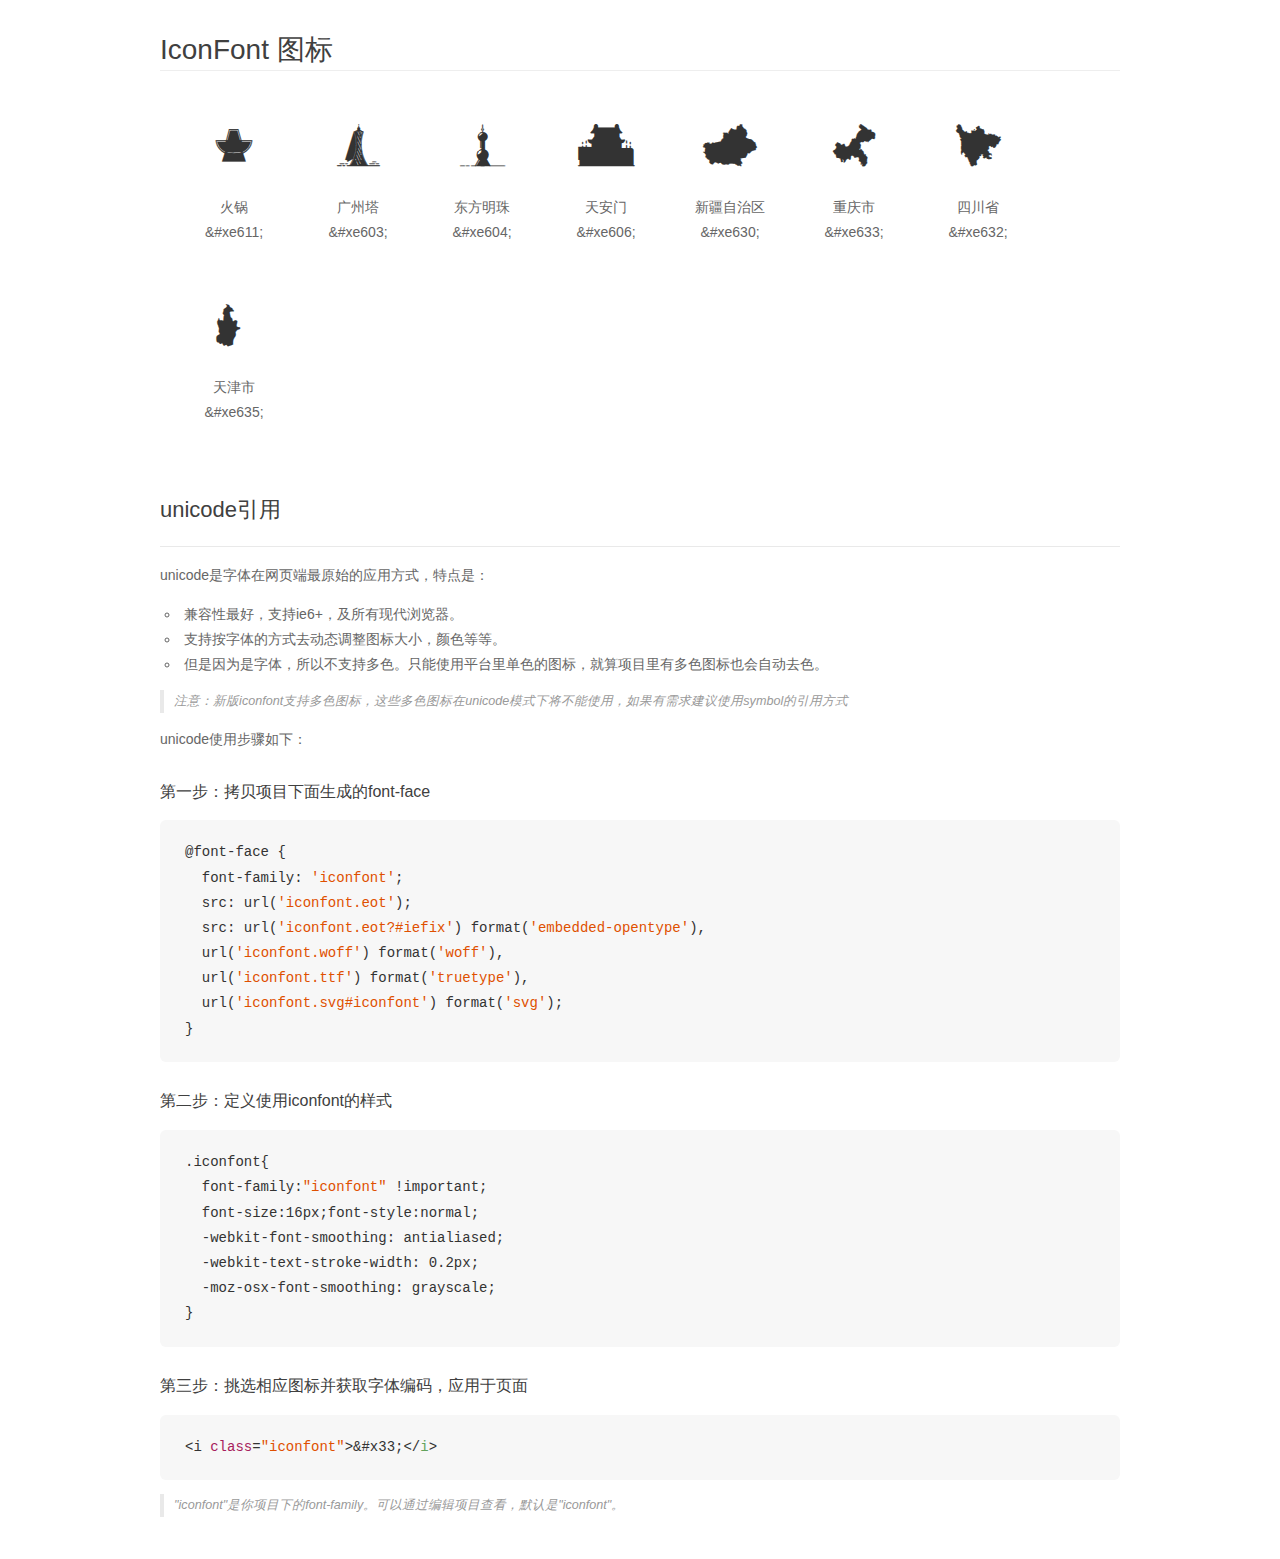
<file: iconfont/font_9jql9l1e87c/demo_unicode.html>
<!DOCTYPE html>
<html>
<head>
    <meta charset="utf-8"/>
    <title>IconFont</title>
    <link rel="stylesheet" href="demo.css">

    <style type="text/css">

        @font-face {font-family: "iconfont";
          src: url('iconfont.eot'); /* IE9*/
          src: url('iconfont.eot#iefix') format('embedded-opentype'), /* IE6-IE8 */
          url('iconfont.woff') format('woff'), /* chrome, firefox */
          url('iconfont.ttf') format('truetype'), /* chrome, firefox, opera, Safari, Android, iOS 4.2+*/
          url('iconfont.svg#iconfont') format('svg'); /* iOS 4.1- */
        }

        .iconfont {
          font-family:"iconfont" !important;
          font-size:16px;
          font-style:normal;
          -webkit-font-smoothing: antialiased;
          -webkit-text-stroke-width: 0.2px;
          -moz-osx-font-smoothing: grayscale;
        }

    </style>
</head>
<body>
    <div class="main markdown">
        <h1>IconFont 图标</h1>
        <ul class="icon_lists clear">
            
                <li>
                <i class="icon iconfont">&#xe611;</i>
                    <div class="name">火锅</div>
                    <div class="code">&amp;#xe611;</div>
                </li>
            
                <li>
                <i class="icon iconfont">&#xe603;</i>
                    <div class="name">广州塔</div>
                    <div class="code">&amp;#xe603;</div>
                </li>
            
                <li>
                <i class="icon iconfont">&#xe604;</i>
                    <div class="name">东方明珠</div>
                    <div class="code">&amp;#xe604;</div>
                </li>
            
                <li>
                <i class="icon iconfont">&#xe606;</i>
                    <div class="name">天安门</div>
                    <div class="code">&amp;#xe606;</div>
                </li>
            
                <li>
                <i class="icon iconfont">&#xe630;</i>
                    <div class="name">新疆自治区</div>
                    <div class="code">&amp;#xe630;</div>
                </li>
            
                <li>
                <i class="icon iconfont">&#xe633;</i>
                    <div class="name">重庆市</div>
                    <div class="code">&amp;#xe633;</div>
                </li>
            
                <li>
                <i class="icon iconfont">&#xe632;</i>
                    <div class="name">四川省</div>
                    <div class="code">&amp;#xe632;</div>
                </li>
            
                <li>
                <i class="icon iconfont">&#xe635;</i>
                    <div class="name">天津市</div>
                    <div class="code">&amp;#xe635;</div>
                </li>
            
        </ul>
        <h2 id="unicode-">unicode引用</h2>
        <hr>

        <p>unicode是字体在网页端最原始的应用方式，特点是：</p>
        <ul>
        <li>兼容性最好，支持ie6+，及所有现代浏览器。</li>
        <li>支持按字体的方式去动态调整图标大小，颜色等等。</li>
        <li>但是因为是字体，所以不支持多色。只能使用平台里单色的图标，就算项目里有多色图标也会自动去色。</li>
        </ul>
        <blockquote>
        <p>注意：新版iconfont支持多色图标，这些多色图标在unicode模式下将不能使用，如果有需求建议使用symbol的引用方式</p>
        </blockquote>
        <p>unicode使用步骤如下：</p>
        <h3 id="-font-face">第一步：拷贝项目下面生成的font-face</h3>
        <pre><code class="lang-js hljs javascript">@font-face {
  font-family: <span class="hljs-string">'iconfont'</span>;
  src: url(<span class="hljs-string">'iconfont.eot'</span>);
  src: url(<span class="hljs-string">'iconfont.eot?#iefix'</span>) format(<span class="hljs-string">'embedded-opentype'</span>),
  url(<span class="hljs-string">'iconfont.woff'</span>) format(<span class="hljs-string">'woff'</span>),
  url(<span class="hljs-string">'iconfont.ttf'</span>) format(<span class="hljs-string">'truetype'</span>),
  url(<span class="hljs-string">'iconfont.svg#iconfont'</span>) format(<span class="hljs-string">'svg'</span>);
}
</code></pre>
        <h3 id="-iconfont-">第二步：定义使用iconfont的样式</h3>
        <pre><code class="lang-js hljs javascript">.iconfont{
  font-family:<span class="hljs-string">"iconfont"</span> !important;
  font-size:<span class="hljs-number">16</span>px;font-style:normal;
  -webkit-font-smoothing: antialiased;
  -webkit-text-stroke-width: <span class="hljs-number">0.2</span>px;
  -moz-osx-font-smoothing: grayscale;
}
</code></pre>
        <h3 id="-">第三步：挑选相应图标并获取字体编码，应用于页面</h3>
        <pre><code class="lang-js hljs javascript">&lt;i <span class="hljs-class"><span class="hljs-keyword">class</span></span>=<span class="hljs-string">"iconfont"</span>&gt;&amp;#x33;<span class="xml"><span class="hljs-tag">&lt;/<span class="hljs-name">i</span>&gt;</span></span></code></pre>

        <blockquote>
        <p>"iconfont"是你项目下的font-family。可以通过编辑项目查看，默认是"iconfont"。</p>
        </blockquote>
    </div>


</body>
</html>
</file>
<file: css/index.css>
/* 旋转木马 */
.rotateBan {
  position: relative;
  background-image: url("../images/旋转木马/slidepic3.jpg");
  background-size: cover;
  box-shadow: 0 0 5px #404040;
  margin-bottom: 30px;
}

.cover {
  position: absolute;
  width: 100%;
  height: 100%;
  background: rgba(0, 0, 0, 0.4);
}

.slide {
  height: 500px;
  position: relative;
}

.slide li {
  position: absolute;
  left: 200px;
  top: 0;
  transition: all .5s;
}

.slide li img {
  width: 100%;
  box-shadow: 0 0 5px gold;
}

.arrow {
  opacity: 0;
  position: relative;
  z-index: 99;
  top: 50%;
}

.prev, .next {
  width: 76px;
  height: 112px;
  position: absolute;
  top: 50%;
  margin-top: -56px;
  background: url(../images/旋转木马/prev.png) no-repeat;
  z-index: 99;
}

.next {
  right: 0;
  background-image: url(../images/旋转木马/next.png);
}

.slide .slide1 {
  width: 300px;
  top: 20px;
  left: 50px;
  opacity: 0.2;
  z-index: 2;
}

.slide .slide2 {
  width: 500px;
  top: 70px;
  left: 0;
  opacity: 0.8;
  z-index: 3;
}

.slide .slide3 {
  width: 570px;
  top: 100px;
  left: 300px;
  opacity: 1;
  z-index: 4;
}

.slide .slide4 {
  width: 500px;
  top: 70px;
  left: 700px;
  opacity: 0.8;
  z-index: 3;
}

.slide .slide5 {
  width: 300px;
  top: 20px;
  left: 800px;
  opacity: .2;
  z-index: 2;
}

/*过渡条*/
.split-line {
  width: 100%;
  height: 50px;
  /*background-color: #000;*/
  margin: 10px 0;
  overflow: hidden;
  border-radius: 30px;
}

.split-line .line {
  margin-top: 24px;
  height: 1px;
  width: 0;
  box-shadow: 0 0 15px yellowgreen;
  background-color: #000;

}

/* 分隔标题页 */
/*公共样式*/
.pubTit {
  width: 200px;
  height: 100px;
  margin: 30px auto;
}

.pubTit .title {
  width: 200px;
  height: 30px;
  line-height: 30px;
  text-align: center;
}

.pubTit .title span {
  display: inline-block;
  width: 50px;
  height: 3px;
  line-height: 3px;
  border-top: 2px solid red;
  margin-left: 3px;
}

.pubTit .title a {
  display: inline-block;
  font-size: 40px;
  color: red;
  margin-left: 5px;
}

.pubTit .content {
  width: 200px;
  height: 30px;
  line-height: 30px;
  margin: 15px auto;
  text-align: center;
  letter-spacing: 5px;
  font-size: 30px;
}

/*小吃热推*/
.scroll_div {
  width: 100%;
  height: 200px;
  margin: 0 0;
  overflow: hidden;
  white-space: nowrap;
  background: #ffffff;
}
.scroll_div a {
  display: inline-block;
  height: 200px;
  width: 300px;
  overflow: hidden;
}
.scroll_div img {
  height: 200px;
  width: 300px;
  transition: all .5s linear;
}

#scroll_begin, #scroll_end, #scroll_begin ul, #scroll_end ul,#scroll_begin li, #scroll_end li {
  display: inline;
  position: relative;
}


#scroll_div li:hover img {
  width: 320px;
  height: 214px;
  box-shadow: 0 0 5px gold;

}

#scroll_div li:hover div.add {
  display: block;
}

#scroll_div li div.add {
  display: none;
  position: absolute;
  width: 100%;
  height: 50px;
  line-height: 50px;
  font-size: 20px;
  left: 0;
  bottom: 0;
  z-index: 10;
  color: gold;
  text-align: center;
  background-color: rgba(0, 0, 0, 0.5);
}

#tabContent {
  margin-top: 20px;
  border: 1px solid #ddd;
  height: 300px;
}

#tabContent .main {
  float: left;
  display: none;
}

#tabContent .main.selected {
  display: block;
}

#tabContent .main img {
  height: 300px;
  border-radius: 50%;
}

#tabContent .mainOne {
  margin-right: 50px;
}
#tabContent .mainOne img {
  margin-left: 10px;
  width: 200px;
}
#tabContent .mainTwo {
  width: 940px;
  height: 300px;
}

#tabContent .mainTwo h3 {
  height: 34px;
  line-height: 34px;
  font-size: 20px;
  text-align: center;
  margin: 15px 0 30px 0;
}
#tabContent .mainTwo p {
  text-indent: 2em;
  padding: 0 10px;
  font-size: 14px;
  line-height: 28px;
}
  /*八大菜系*/
.cuisine1 .title span {
  border-top: 2px solid orange;
}
.cuisine1 .title a {
  color: orange;
}
.cuisine{
  position: relative;
  height: 500px;
}

/*八大菜系顶部*/
.cuisine .cuisineTop,.cuisineBottom{
  position: absolute;
  top: 0;
  left: 0;
}
.cuisine .cuisineTop li{
  float: left;
  width: 298px;
  height: 202px;
  overflow: hidden;
}
.cuisine .cuisineTop .litem img{
  width: 300px;
  height: 200px;
  transition: all 0.5s linear;
}
.cuisine .cuisineTop .litem :hover img{
  width: 320px;
  height: 220px;
}
.cuisine .cuisineTop .cuisineDetail span{
  display: block;
  text-align: center;
  margin: 15px 0px;
}
.cuisine .cuisineTop .cuisineDetail span:nth-child(1){
  font-size: 30px;
}
.cuisine .cuisineTop .cuisineDetail span:nth-child(3){
  width: 200px;
  margin: 0 auto;
}
/*八大菜系简介背景色*/
.cuisine .cuisineDetailA{
  background-color: papayawhip;
}
.cuisine .cuisineDetailB{
  background-color: sandybrown;
}
/*八大菜系底部*/
.cuisine .cuisineBottom .litem img{
  width: 300px;
  height: 200px;
  transition: all .5s linear;
}
.cuisine .cuisineBottom .litem:hover img{
  width: 320px;
  height: 220px;
}
.cuisine .cuisineBottom .cuisineDetail span{
  display: block;
  text-align: center;
  margin: 15px 0px;
}
.cuisine .cuisineBottom .cuisineDetail span:nth-child(1){
  font-size: 30px;
}
.cuisine .cuisineBottom .cuisineDetail span:nth-child(3){
  width: 200px;
  margin: 0 auto;
}
.cuisine .cuisineBottom{
  display: none;
}
.cuisine .cuisineBottom li{
  float: left;
  width: 298px;
  height: 202px;
  overflow: hidden;
}
/*箭头*/
.cuisine .arrow1{
  width: 400px;
  position: absolute;
  top: 412px;
  left: 465px;
}
.cuisine .arrow1 img {
  width: 120px;
}
.cuisine .arrow1 .arrowToP{
  /*position: absolute;*/
  float: left;
  margin-right: 20px;
}
.cuisine .arrow1 .arrowBottom{
  /*position: absolute;*/
  /*display: none;*/
  float: left;
}

/*八大菜系结束*/

/*出游推荐*/
.travel .title span {
  border-top: 2px solid lightgreen;
}

.travel .title a {
  color: seagreen;
}
/*地图开始*/
/*地图左边*/
.mapLeft{
  position: relative;
  width: 650px;
  height: 537px;
  float: left;
}
/*左边定位盒子*/
.mapLeft .box{
  position: absolute;
  background-color: rgba(255,0,0,.7);
  width: 8px;
  height: 8px;
  border-radius: 50%;
}
.mapLeft .box1{
  top: 198px;
  left: 484px;
}
.mapLeft .box2{
  top: 208px;
  left:495px;
}
.mapLeft .box3{
  top: 325px;
  left: 562px;
}
.mapLeft .box4{
  top: 355px;
  left: 388px;
}
/*.mapLeft .hide{*/
/*display: none;*/
/*}*/

/*具体内容*/
.mapLeft .detail{
  position: absolute;
  width: 75px;
  height: 40px;
  text-align: center;
  /*line-height: 40px;*/
  top: -36px;
  left: -72px;
  background: url(../images/logo/白底右下角.png) no-repeat;
  background-size: 80px 40px;
  padding-top: 7px;
}
.mapLeft .detail1{
  position: absolute;
  width: 75px;
  height: 40px;
  text-align: center;
  top: 4px;
  left: -4px;
  background: url(../images/logo/白底左上角.png) no-repeat;
  background-size: 80px 40px;
  padding-top: 7px;
}
/*地图右边*/
.mapRight{
  float: left;
  margin-left: 48px;
  position: relative;
}
.mapRight a:hover {
  color: #000;
}
/*旅游景点大盒子*/
.mapRight .tour{
  width: 500px;
  height: 100px;
  border-bottom: 1px dashed #ccc;
  position: relative;
}
/*景点左边*/
.mapRight .tour .tourLeft{
  width: 80px;
  border-right: 1px solid #ccc;
  height: 80px;
  line-height: 80px;
  text-align: center;
  float: left;
  font-size: 16px;
  margin: 10px 0px;
}
/*景点右边*/
.mapRight .tour .tourRight{
  float: left;
  height: 80px;
  margin: 10px 14px;
  width: 390px;
}
/*hover背景盒子*/
.mapRight .tour:after{
  content: "";
  background-color: #ccc;
  position: absolute;
  top: 0;
  left: 0;
  width: 0;
  height: 100%;
  z-index: -1;
  display: block;
  transition: all 1s;
}
.mapRight .tour:hover:after{
  width: 100%;
}
.mapRight .tour2,.tour3,.tour4{
  display: none;
  position: absolute;
  left: 0;
  top: 0;
}
/*地图结束*/
</file>
<file: css/public.css>
/* 导航栏 */
.siteNav{
  height: 100px;
}
/*导航固定栏*/
.siteNav.fixed{
  position: fixed;
  top: 0;
  height: 50px;
  width: 100%;
  border-bottom: 1px solid #ddd;
  box-shadow: 0 0 5px #ccc;
  z-index: 1111;
  background-color: white;
}
.siteNav.fixed li.menu-item {
  margin-top: 10px;
  font: 12px/30px '微软雅黑';
}
/*导航固定栏logo小图片*/
.siteNav.fixed .pic img {
  height: 50px;
  width: 50px;
}
/*导航栏左边*/
.siteNav .ul1 .menu-item {
  float: left;
  font: 20px '微软雅黑';
  width: 80px;
  margin: 30px 39px;
  text-align: center;
  border-top: 0px solid orange;
  position: relative;
}
.siteNav .ul1 .menu-item ul{
  display: none;
  position: absolute;
  z-index: 11;
  top: 40px;
}
/*导航栏右边*/
.siteNav .ul2 .menu-item{
  float: left;
  width: 80px;
  text-align: center;
  font: 20px '微软雅黑';
  margin: 30px 39px;
  border-top: 0 solid #FFF28D;
  position: relative;
}
.siteNav .ul2 .menu-item ul{
  display: none;
  position: absolute;
  z-index: 11;
}
/*导航栏LOGO图片*/
.siteNav .pic img{
  float: left;
  width: 102px;
  height: 98px;
  margin: 0px 73px;
}
/*导航栏二级菜单*/
.siteNav .sub-menu{
  position: absolute;
  top: 40px;
}
.siteNav .menu-item .sub-menu li{
  width: 190px;
  height: 40px;
  line-height: 40px;
  background-color: #FFF28D;
  margin-bottom: 1px;
  border-radius: 10px;
}
.siteNav .menu-item .sub-menu li a {
  font-size: 16px;
}
/*footer*/
.footerTop{
  width: 100%;
  height: auto;
  background: rgba(140,106,81,0.8);
  margin-top: 20px;
}
#footerTop{
  width: 1100px;
  height: 112px;
  margin: 0 auto;
  padding: 50px 0;
  color: #fff;
}
.footerL{
  width: 465px;
  height: 117px;
  margin-left: 110px;
  float: left;

}
.footerL img{
  width: 115px;
  float: left;
}
.footerL p{
  margin-left: 20px;
  float: left;
}
.footerL p span{
  font-size: 12px;
  line-height: 22px;
}
.footerR{
  width: 404px;
  height: 117px;
  margin-left: 20px;
  float: left;
  color: #fff;
}
.footerR_l{
  width: 310px;
  height: 100%;
  line-height: 22px;
  float: left;
}
.footerR_l span{
  font-size: 12px;
}
.footerR_r{
  float: left;
  margin-left: 22px;
  line-height: 22px;
  width: 60px;
  text-align: center;
  font-size: 14px;
}
.footerR_r img{
  margin-top: 5px;
  width: 28px;
}
.footer{
  width: 100%;
  height: 46px;
  background: rgba(108,76,53,0.8);
}
#footer{
  width: 1100px;
  height: 100%;
  margin: 0 auto;
  text-align: center;
  color: #fff;
  font-size: 12px;
  line-height: 46px;
}
</file>
<file: iconfont/iconfont.css>
@font-face {font-family: "iconfont";
  src: url('iconfont.eot?t=1539062916575'); /* IE9*/
  src: url('iconfont.eot?t=1539062916575#iefix') format('embedded-opentype'), /* IE6-IE8 */
  url('[data-uri]') format('woff'),
  url('iconfont.ttf?t=1539062916575') format('truetype'), /* chrome, firefox, opera, Safari, Android, iOS 4.2+*/
  url('iconfont.svg?t=1539062916575#iconfont') format('svg'); /* iOS 4.1- */
}

.iconfont {
  font-family:"iconfont" !important;
  font-size:16px;
  font-style:normal;
  -webkit-font-smoothing: antialiased;
  -moz-osx-font-smoothing: grayscale;
}

.icon-guanyuwomen:before { content: "\e68f"; }

.icon-lianxiwomen:before { content: "\e635"; }

.icon-icon17:before { content: "\e610"; }

.icon-lvyou:before { content: "\e600"; }

.icon-meishi:before { content: "\e611"; }

.icon-lvyou1:before { content: "\e614"; }

.icon-lvyou2:before { content: "\e62d"; }

.icon-shiwu:before { content: "\e603"; }

.icon-bingtanghulu:before { content: "\e602"; }

.icon-tanghulu:before { content: "\e61a"; }

.icon-lvyou3:before { content: "\e6ab"; }

.icon-meishi1:before { content: "\e693"; }

.icon-guanyuwomendb:before { content: "\e624"; }
</file>
<file: iconfont/font_9jql9l1e87c/iconfont.css>
@font-face {font-family: "iconfont";
  src: url('iconfont.eot?t=1539517142947'); /* IE9*/
  src: url('iconfont.eot?t=1539517142947#iefix') format('embedded-opentype'), /* IE6-IE8 */
  url('[data-uri]') format('woff'),
  url('iconfont.ttf?t=1539517142947') format('truetype'), /* chrome, firefox, opera, Safari, Android, iOS 4.2+*/
  url('iconfont.svg?t=1539517142947#iconfont') format('svg'); /* iOS 4.1- */
}

.iconfont {
  font-family:"iconfont" !important;
  font-size:16px;
  font-style:normal;
  -webkit-font-smoothing: antialiased;
  -moz-osx-font-smoothing: grayscale;
}

.icon-huoguo:before { content: "\e611"; }

.icon-ziyuan:before { content: "\e603"; }

.icon-ziyuan1:before { content: "\e604"; }

.icon-ziyuan2:before { content: "\e606"; }

.icon-xinjiangzizhiqu:before { content: "\e630"; }

.icon-zhongqingshi:before { content: "\e633"; }

.icon-sichuansheng:before { content: "\e632"; }

.icon-tianjinshi:before { content: "\e635"; }
</file>
<file: css/star.css>
#starRating{
    position: relative;
    margin-left: 900px;
	  width: 350px;
    z-index: 111;
}
#starRating .photo span {
    position: relative;
    display: inline-block;
    width: 44px;
    height: 42px;
    overflow: hidden;
    margin-right: 23px;
    cursor: pointer;
}
#starRating .photo span:last-child {
    margin-right: 0px;
}
#starRating .photo span .nohigh {
    position: absolute;
    width: 44px;
    height: 42px;
    top: 0;
    left: 0;
    background: url("../images/关于我们/star.png");
}
#starRating .photo span .high {
    position: absolute;
    width: 44px;
    height: 42px;
    top: 0;
    left: 0;
    background: url("../images/关于我们/star1.png");
}
#starRating .starNum {
    font-size: 26px;
    color: #de4414;
    margin-top: 4px;
    margin-bottom: 10px;
}
#starRating .bottoms {
    height: 54px;
    border-top: 1px solid #d8d8d8;
}
#starRating .photo {
    margin-top: 30px;
}
#starRating .bottoms a {
    margin-bottom: 0;
}
#starRating .bottoms .garyBtn {
    margin-right: 57px!important;
}
#starRating .bottoms a {
    width: 130px;
    height: 35px;
    line-height: 35px;
    border-radius: 3px;
    display: inline-block;
    font-size: 16px;
    transition: all 0.2s linear;
    margin: 16px 0 22px;
    text-align: center;
    cursor: pointer;
}
.garyBtn {
    margin-right: 60px!important;
    background-color: #e1e1e1;
    color: #999999;
}
.blueBtn {
    background-color: #1968b1;
    color: #fff;
}
.blueBtn:hover {
    background: #0e73d0;
}
</file>
<file: css/style.css>
.siteNav {
  height: 100px;
  position: relative;
  z-index: 111;
}

.siteNav ul {
  margin-bottom: 0;
}

.siteNav ul li a {
  text-decoration: none;
}

/*导航固定栏*/
.siteNav.fixed {
  position: fixed;
  height: 50px;
  width: 100%;
  border-bottom: 1px solid #ddd;
  box-shadow: 0 0 5px #ccc;
  z-index: 10;
  top: 0;
  background-color: white;
}

.siteNav.fixed li.menu-item {
  margin-top: 10px;
  font: 12px/30px '微软雅黑';
}

/*导航固定栏logo小图片*/
.siteNav.fixed .pic img {
  height: 50px;
  width: 50px;
}

/*导航栏左边*/
.siteNav .ul1 .menu-item {
  float: left;
  font: 20px '微软雅黑';
  width: 80px;
  margin: 30px 39px;
  text-align: center;
  border-top: 0px solid orange;
  position: relative;
}

.siteNav .ul1 .menu-item ul {
  display: none;
  position: absolute;
  z-index: 11;
  top: 40px;
}

/*导航栏右边*/
.siteNav .ul2 .menu-item {
  float: left;
  width: 80px;
  text-align: center;
  font: 20px '微软雅黑';
  margin: 30px 39px;
  border-top: 0 solid #FFF28D;
  position: relative;
}

.siteNav .ul2 .menu-item ul {
  display: none;
  position: absolute;
  z-index: 11;
}

/*导航栏LOGO图片*/
.siteNav .pic img {
  float: left;
  width: 102px;
  height: 98px;
  margin: 0px 73px;
}

/*导航栏二级菜单*/
.siteNav .sub-menu {
  position: absolute;
  top: 40px;
}

.siteNav .menu-item .sub-menu li {
  width: 190px;
  height: 40px;
  line-height: 40px;
  background-color: #FFF28D;
  margin-bottom: 1px;
  border-radius: 10px;
}

.siteNav .menu-item .sub-menu li a {
  font-size: 16px;
}

/*导航栏结束*/

/*-- services --*/

.footer, .team, .menu-w3l, .testimonials, .delicious_food {
  /* padding: 5em 0; */
  margin-top: 70px;
}

h3.w3l-title {
  color: orange;
  text-align: center;
  margin-bottom: 0.5em;
  font-size: 45px;
  letter-spacing: 1px;
  font-weight: 600;
  font-family: 'Playfair Display', serif;
}

.wthree-services-grid {
  overflow: hidden;
  position: relative;
  display: block;
  box-shadow: 0 2px 8px rgb(107, 107, 255), 0 1px 2px rgba(0, 0, 0, .24);
}

.wthree-services-info {
  /* padding: 5em 0; */
  background: #FFFFFF;
  text-align: center;
}

.wthree-services-info i {
  color: #212121;
  font-size: 3em;
}

.wthree-services-info h4 {
  color: #000;
  font-size: 25px;
  margin: 1em 0;
  text-transform: uppercase;
  letter-spacing: 1px;
  font-weight: 600;
}

.w3ls-border {
  width: 21%;
  margin: 1em auto 0;
  border: solid 2px #26d797;
}

.wthree-services-captn {
  height: 100%;
  width: 100%;
  position: absolute;
  padding: 11em 1em;
  text-align: center;
  top: -100%;
  right: 0;
  background-color: orange;
  opacity: 0.7;
  -o-transition: all 0.5s ease;
  -moz-transition: all 0.5s ease;
  -ms-transition: all 0.5s ease;
  -webkit-transition: all 0.5s ease;
  transition: all 0.5s ease;
}

.wthree-services-captn h4 {
  font-size: 25px;
  text-shadow: 5px 5px 5px black, 0px 0px 2px black;
  color: white;

  text-transform: uppercase;
  font-weight: 600;
  letter-spacing: 2px;
  margin: 0;
}

.wthree-services-captn p {
  margin-top: 1em;
  color: black;
  font-size: 18px;
  font-family: "楷体";
}

.wthree-services-grid:hover .wthree-services-captn {
  display: block;
  top: 0%;
}

.services-grids1 {
  margin: 2em 0 0 0 !important;
}

/*-- //services --*/
.wthree-services-info {
  height: 280px;
}

img {
  width: 100%;
  height: 100%;
}
</file>
<file: iconfont/demo.css>
*{margin: 0;padding: 0;list-style: none;}
/*
KISSY CSS Reset
理念：1. reset 的目的不是清除浏览器的默认样式，这仅是部分工作。清除和重置是紧密不可分的。
2. reset 的目的不是让默认样式在所有浏览器下一致，而是减少默认样式有可能带来的问题。
3. reset 期望提供一套普适通用的基础样式。但没有银弹，推荐根据具体需求，裁剪和修改后再使用。
特色：1. 适应中文；2. 基于最新主流浏览器。
维护：玉伯<lifesinger@gmail.com>, 正淳<ragecarrier@gmail.com>
 */

/** 清除内外边距 **/
body, h1, h2, h3, h4, h5, h6, hr, p, blockquote, /* structural elements 结构元素 */
dl, dt, dd, ul, ol, li, /* list elements 列表元素 */
pre, /* text formatting elements 文本格式元素 */
form, fieldset, legend, button, input, textarea, /* form elements 表单元素 */
th, td /* table elements 表格元素 */ {
  margin: 0;
  padding: 0;
}

/** 设置默认字体 **/
body,
button, input, select, textarea /* for ie */ {
  font: 12px/1.5 tahoma, arial, \5b8b\4f53, sans-serif;
}
h1, h2, h3, h4, h5, h6 { font-size: 100%; }
address, cite, dfn, em, var { font-style: normal; } /* 将斜体扶正 */
code, kbd, pre, samp { font-family: courier new, courier, monospace; } /* 统一等宽字体 */
small { font-size: 12px; } /* 小于 12px 的中文很难阅读，让 small 正常化 */

/** 重置列表元素 **/
ul, ol { list-style: none; }

/** 重置文本格式元素 **/
a { text-decoration: none; }
a:hover { text-decoration: underline; }


/** 重置表单元素 **/
legend { color: #000; } /* for ie6 */
fieldset, img { border: 0; } /* img 搭车：让链接里的 img 无边框 */
button, input, select, textarea { font-size: 100%; } /* 使得表单元素在 ie 下能继承字体大小 */
/* 注：optgroup 无法扶正 */

/** 重置表格元素 **/
table { border-collapse: collapse; border-spacing: 0; }

/* 清除浮动 */
.ks-clear:after, .clear:after {
  content: '\20';
  display: block;
  height: 0;
  clear: both;
}
.ks-clear, .clear {
  *zoom: 1;
}

.main {
  padding: 30px 100px;
width: 960px;
margin: 0 auto;
}
.main h1{font-size:36px; color:#333; text-align:left;margin-bottom:30px; border-bottom: 1px solid #eee;}

.helps{margin-top:40px;}
.helps pre{
  padding:20px;
  margin:10px 0;
  border:solid 1px #e7e1cd;
  background-color: #fffdef;
  overflow: auto;
}

.icon_lists{
  width: 100% !important;

}

.icon_lists li{
  float:left;
  width: 100px;
  height:180px;
  text-align: center;
  list-style: none !important;
}
.icon_lists .icon{
  font-size: 42px;
  line-height: 100px;
  margin: 10px 0;
  color:#333;
  -webkit-transition: font-size 0.25s ease-out 0s;
  -moz-transition: font-size 0.25s ease-out 0s;
  transition: font-size 0.25s ease-out 0s;

}
.icon_lists .icon:hover{
  font-size: 100px;
}



.markdown {
  color: #666;
  font-size: 14px;
  line-height: 1.8;
}

.highlight {
  line-height: 1.5;
}

.markdown img {
  vertical-align: middle;
  max-width: 100%;
}

.markdown h1 {
  color: #404040;
  font-weight: 500;
  line-height: 40px;
  margin-bottom: 24px;
}

.markdown h2,
.markdown h3,
.markdown h4,
.markdown h5,
.markdown h6 {
  color: #404040;
  margin: 1.6em 0 0.6em 0;
  font-weight: 500;
  clear: both;
}

.markdown h1 {
  font-size: 28px;
}

.markdown h2 {
  font-size: 22px;
}

.markdown h3 {
  font-size: 16px;
}

.markdown h4 {
  font-size: 14px;
}

.markdown h5 {
  font-size: 12px;
}

.markdown h6 {
  font-size: 12px;
}

.markdown hr {
  height: 1px;
  border: 0;
  background: #e9e9e9;
  margin: 16px 0;
  clear: both;
}

.markdown p,
.markdown pre {
  margin: 1em 0;
}

.markdown > p,
.markdown > blockquote,
.markdown > .highlight,
.markdown > ol,
.markdown > ul {
  width: 80%;
}

.markdown ul > li {
  list-style: circle;
}

.markdown > ul li,
.markdown blockquote ul > li {
  margin-left: 20px;
  padding-left: 4px;
}

.markdown > ul li p,
.markdown > ol li p {
  margin: 0.6em 0;
}

.markdown ol > li {
  list-style: decimal;
}

.markdown > ol li,
.markdown blockquote ol > li {
  margin-left: 20px;
  padding-left: 4px;
}

.markdown code {
  margin: 0 3px;
  padding: 0 5px;
  background: #eee;
  border-radius: 3px;
}

.markdown pre {
  border-radius: 6px;
  background: #f7f7f7;
  padding: 20px;
}

.markdown pre code {
  border: none;
  background: #f7f7f7;
  margin: 0;
}

.markdown strong,
.markdown b {
  font-weight: 600;
}

.markdown > table {
  border-collapse: collapse;
  border-spacing: 0px;
  empty-cells: show;
  border: 1px solid #e9e9e9;
  width: 95%;
  margin-bottom: 24px;
}

.markdown > table th {
  white-space: nowrap;
  color: #333;
  font-weight: 600;

}

.markdown > table th,
.markdown > table td {
  border: 1px solid #e9e9e9;
  padding: 8px 16px;
  text-align: left;
}

.markdown > table th {
  background: #F7F7F7;
}

.markdown blockquote {
  font-size: 90%;
  color: #999;
  border-left: 4px solid #e9e9e9;
  padding-left: 0.8em;
  margin: 1em 0;
  font-style: italic;
}

.markdown blockquote p {
  margin: 0;
}

.markdown .anchor {
  opacity: 0;
  transition: opacity 0.3s ease;
  margin-left: 8px;
}

.markdown .waiting {
  color: #ccc;
}

.markdown h1:hover .anchor,
.markdown h2:hover .anchor,
.markdown h3:hover .anchor,
.markdown h4:hover .anchor,
.markdown h5:hover .anchor,
.markdown h6:hover .anchor {
  opacity: 1;
  display: inline-block;
}

.markdown > br,
.markdown > p > br {
  clear: both;
}


.hljs {
  display: block;
  background: white;
  padding: 0.5em;
  color: #333333;
  overflow-x: auto;
}

.hljs-comment,
.hljs-meta {
  color: #969896;
}

.hljs-string,
.hljs-variable,
.hljs-template-variable,
.hljs-strong,
.hljs-emphasis,
.hljs-quote {
  color: #df5000;
}

.hljs-keyword,
.hljs-selector-tag,
.hljs-type {
  color: #a71d5d;
}

.hljs-literal,
.hljs-symbol,
.hljs-bullet,
.hljs-attribute {
  color: #0086b3;
}

.hljs-section,
.hljs-name {
  color: #63a35c;
}

.hljs-tag {
  color: #333333;
}

.hljs-title,
.hljs-attr,
.hljs-selector-id,
.hljs-selector-class,
.hljs-selector-attr,
.hljs-selector-pseudo {
  color: #795da3;
}

.hljs-addition {
  color: #55a532;
  background-color: #eaffea;
}

.hljs-deletion {
  color: #bd2c00;
  background-color: #ffecec;
}

.hljs-link {
  text-decoration: underline;
}

pre{
  background: #fff;
}
</file>
<file: iconfont/font_9jql9l1e87c/demo.css>
*{margin: 0;padding: 0;list-style: none;}
/*
KISSY CSS Reset
理念：1. reset 的目的不是清除浏览器的默认样式，这仅是部分工作。清除和重置是紧密不可分的。
2. reset 的目的不是让默认样式在所有浏览器下一致，而是减少默认样式有可能带来的问题。
3. reset 期望提供一套普适通用的基础样式。但没有银弹，推荐根据具体需求，裁剪和修改后再使用。
特色：1. 适应中文；2. 基于最新主流浏览器。
维护：玉伯<lifesinger@gmail.com>, 正淳<ragecarrier@gmail.com>
 */

/** 清除内外边距 **/
body, h1, h2, h3, h4, h5, h6, hr, p, blockquote, /* structural elements 结构元素 */
dl, dt, dd, ul, ol, li, /* list elements 列表元素 */
pre, /* text formatting elements 文本格式元素 */
form, fieldset, legend, button, input, textarea, /* form elements 表单元素 */
th, td /* table elements 表格元素 */ {
  margin: 0;
  padding: 0;
}

/** 设置默认字体 **/
body,
button, input, select, textarea /* for ie */ {
  font: 12px/1.5 tahoma, arial, \5b8b\4f53, sans-serif;
}
h1, h2, h3, h4, h5, h6 { font-size: 100%; }
address, cite, dfn, em, var { font-style: normal; } /* 将斜体扶正 */
code, kbd, pre, samp { font-family: courier new, courier, monospace; } /* 统一等宽字体 */
small { font-size: 12px; } /* 小于 12px 的中文很难阅读，让 small 正常化 */

/** 重置列表元素 **/
ul, ol { list-style: none; }

/** 重置文本格式元素 **/
a { text-decoration: none; }
a:hover { text-decoration: underline; }


/** 重置表单元素 **/
legend { color: #000; } /* for ie6 */
fieldset, img { border: 0; } /* img 搭车：让链接里的 img 无边框 */
button, input, select, textarea { font-size: 100%; } /* 使得表单元素在 ie 下能继承字体大小 */
/* 注：optgroup 无法扶正 */

/** 重置表格元素 **/
table { border-collapse: collapse; border-spacing: 0; }

/* 清除浮动 */
.ks-clear:after, .clear:after {
  content: '\20';
  display: block;
  height: 0;
  clear: both;
}
.ks-clear, .clear {
  *zoom: 1;
}

.main {
  padding: 30px 100px;
width: 960px;
margin: 0 auto;
}
.main h1{font-size:36px; color:#333; text-align:left;margin-bottom:30px; border-bottom: 1px solid #eee;}

.helps{margin-top:40px;}
.helps pre{
  padding:20px;
  margin:10px 0;
  border:solid 1px #e7e1cd;
  background-color: #fffdef;
  overflow: auto;
}

.icon_lists{
  width: 100% !important;

}

.icon_lists li{
  float:left;
  width: 100px;
  height:180px;
  text-align: center;
  list-style: none !important;
}
.icon_lists .icon{
  font-size: 42px;
  line-height: 100px;
  margin: 10px 0;
  color:#333;
  -webkit-transition: font-size 0.25s ease-out 0s;
  -moz-transition: font-size 0.25s ease-out 0s;
  transition: font-size 0.25s ease-out 0s;

}
.icon_lists .icon:hover{
  font-size: 100px;
}



.markdown {
  color: #666;
  font-size: 14px;
  line-height: 1.8;
}

.highlight {
  line-height: 1.5;
}

.markdown img {
  vertical-align: middle;
  max-width: 100%;
}

.markdown h1 {
  color: #404040;
  font-weight: 500;
  line-height: 40px;
  margin-bottom: 24px;
}

.markdown h2,
.markdown h3,
.markdown h4,
.markdown h5,
.markdown h6 {
  color: #404040;
  margin: 1.6em 0 0.6em 0;
  font-weight: 500;
  clear: both;
}

.markdown h1 {
  font-size: 28px;
}

.markdown h2 {
  font-size: 22px;
}

.markdown h3 {
  font-size: 16px;
}

.markdown h4 {
  font-size: 14px;
}

.markdown h5 {
  font-size: 12px;
}

.markdown h6 {
  font-size: 12px;
}

.markdown hr {
  height: 1px;
  border: 0;
  background: #e9e9e9;
  margin: 16px 0;
  clear: both;
}

.markdown p,
.markdown pre {
  margin: 1em 0;
}

.markdown > p,
.markdown > blockquote,
.markdown > .highlight,
.markdown > ol,
.markdown > ul {
  width: 80%;
}

.markdown ul > li {
  list-style: circle;
}

.markdown > ul li,
.markdown blockquote ul > li {
  margin-left: 20px;
  padding-left: 4px;
}

.markdown > ul li p,
.markdown > ol li p {
  margin: 0.6em 0;
}

.markdown ol > li {
  list-style: decimal;
}

.markdown > ol li,
.markdown blockquote ol > li {
  margin-left: 20px;
  padding-left: 4px;
}

.markdown code {
  margin: 0 3px;
  padding: 0 5px;
  background: #eee;
  border-radius: 3px;
}

.markdown pre {
  border-radius: 6px;
  background: #f7f7f7;
  padding: 20px;
}

.markdown pre code {
  border: none;
  background: #f7f7f7;
  margin: 0;
}

.markdown strong,
.markdown b {
  font-weight: 600;
}

.markdown > table {
  border-collapse: collapse;
  border-spacing: 0px;
  empty-cells: show;
  border: 1px solid #e9e9e9;
  width: 95%;
  margin-bottom: 24px;
}

.markdown > table th {
  white-space: nowrap;
  color: #333;
  font-weight: 600;

}

.markdown > table th,
.markdown > table td {
  border: 1px solid #e9e9e9;
  padding: 8px 16px;
  text-align: left;
}

.markdown > table th {
  background: #F7F7F7;
}

.markdown blockquote {
  font-size: 90%;
  color: #999;
  border-left: 4px solid #e9e9e9;
  padding-left: 0.8em;
  margin: 1em 0;
  font-style: italic;
}

.markdown blockquote p {
  margin: 0;
}

.markdown .anchor {
  opacity: 0;
  transition: opacity 0.3s ease;
  margin-left: 8px;
}

.markdown .waiting {
  color: #ccc;
}

.markdown h1:hover .anchor,
.markdown h2:hover .anchor,
.markdown h3:hover .anchor,
.markdown h4:hover .anchor,
.markdown h5:hover .anchor,
.markdown h6:hover .anchor {
  opacity: 1;
  display: inline-block;
}

.markdown > br,
.markdown > p > br {
  clear: both;
}


.hljs {
  display: block;
  background: white;
  padding: 0.5em;
  color: #333333;
  overflow-x: auto;
}

.hljs-comment,
.hljs-meta {
  color: #969896;
}

.hljs-string,
.hljs-variable,
.hljs-template-variable,
.hljs-strong,
.hljs-emphasis,
.hljs-quote {
  color: #df5000;
}

.hljs-keyword,
.hljs-selector-tag,
.hljs-type {
  color: #a71d5d;
}

.hljs-literal,
.hljs-symbol,
.hljs-bullet,
.hljs-attribute {
  color: #0086b3;
}

.hljs-section,
.hljs-name {
  color: #63a35c;
}

.hljs-tag {
  color: #333333;
}

.hljs-title,
.hljs-attr,
.hljs-selector-id,
.hljs-selector-class,
.hljs-selector-attr,
.hljs-selector-pseudo {
  color: #795da3;
}

.hljs-addition {
  color: #55a532;
  background-color: #eaffea;
}

.hljs-deletion {
  color: #bd2c00;
  background-color: #ffecec;
}

.hljs-link {
  text-decoration: underline;
}

pre{
  background: #fff;
}
</file>
